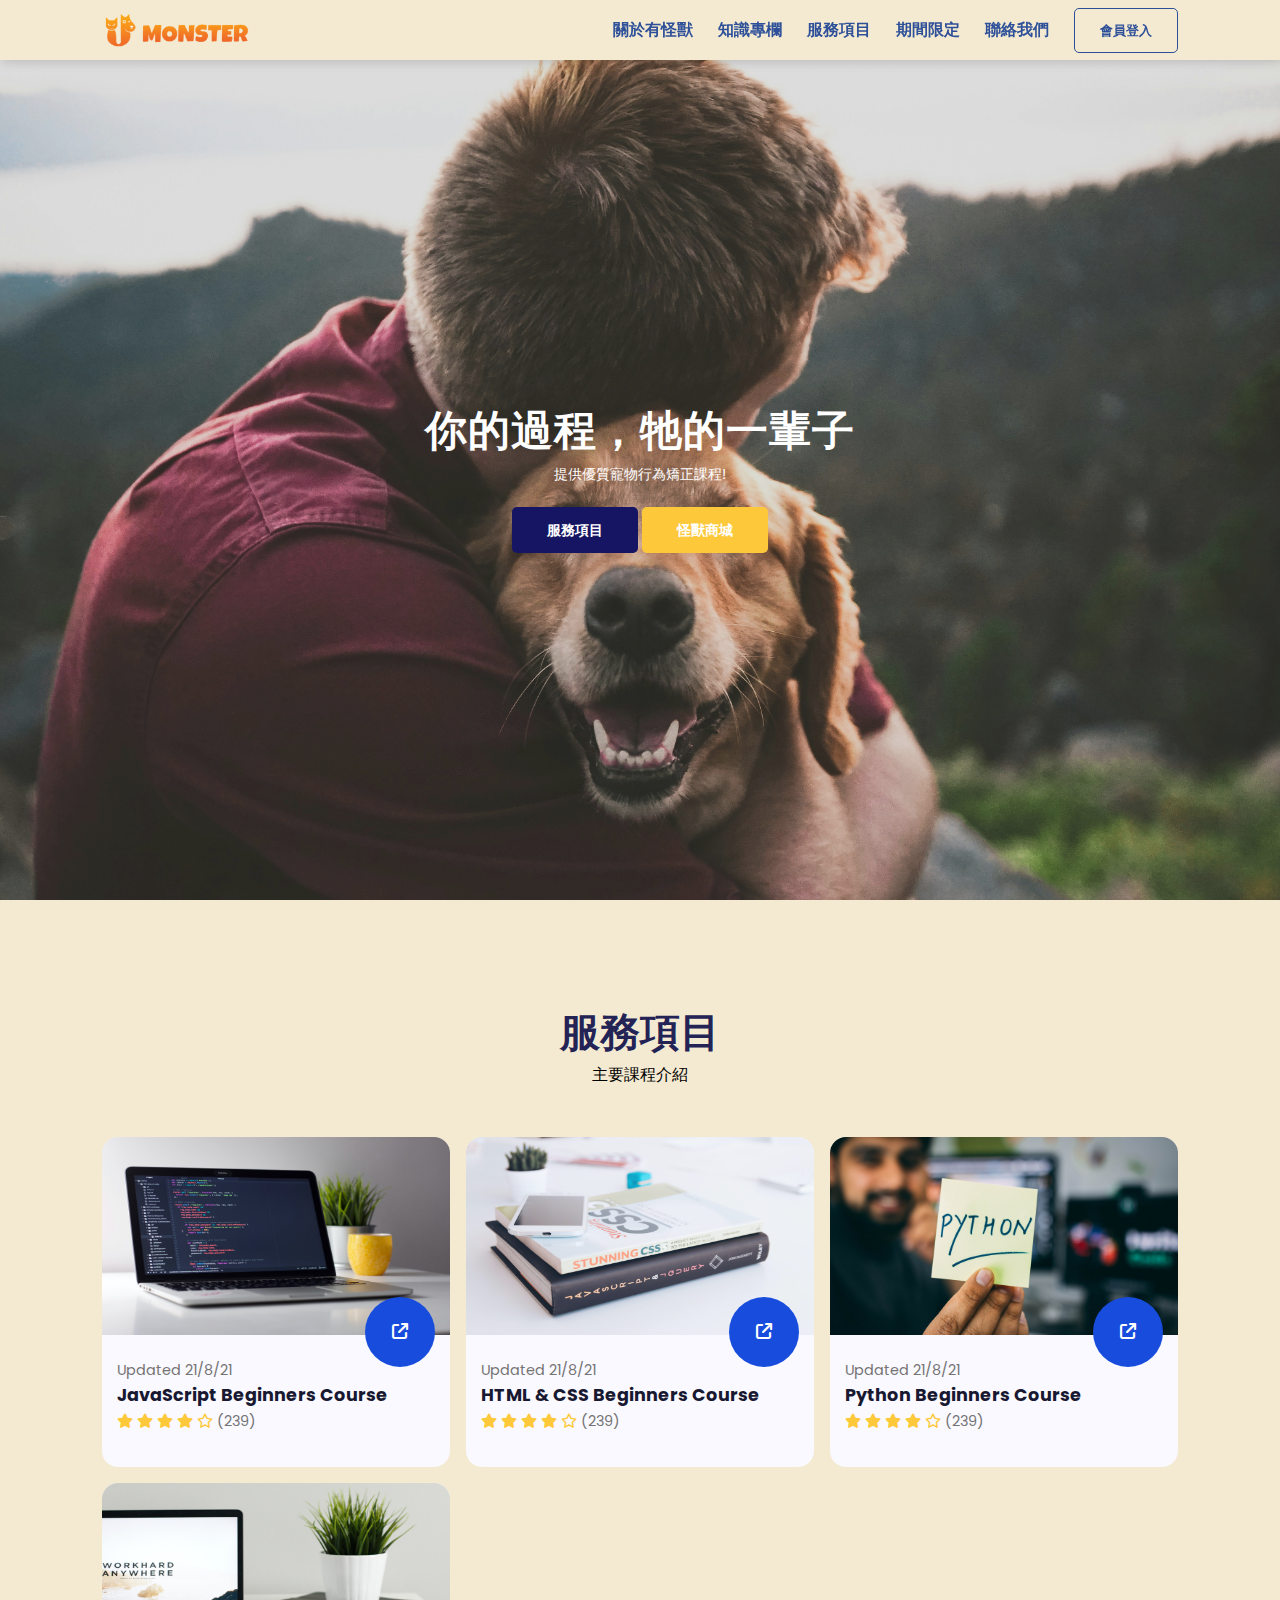
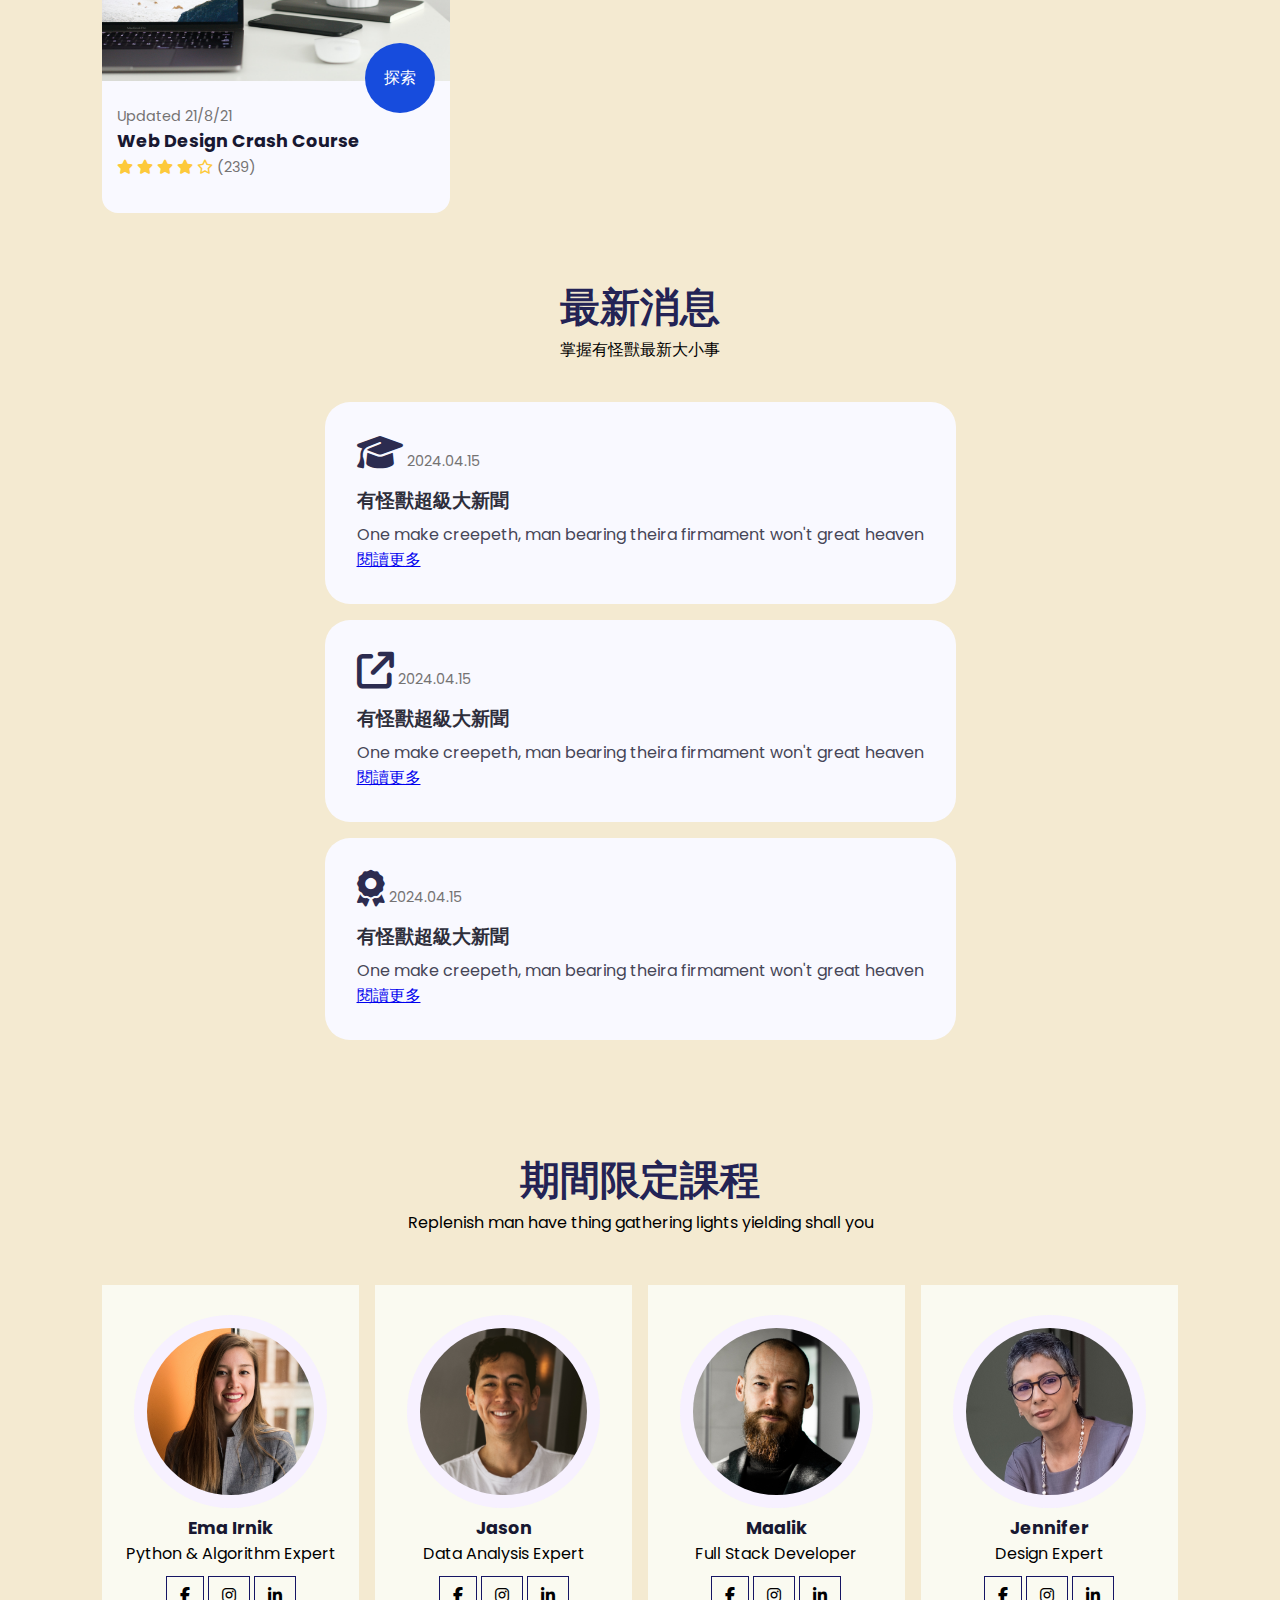
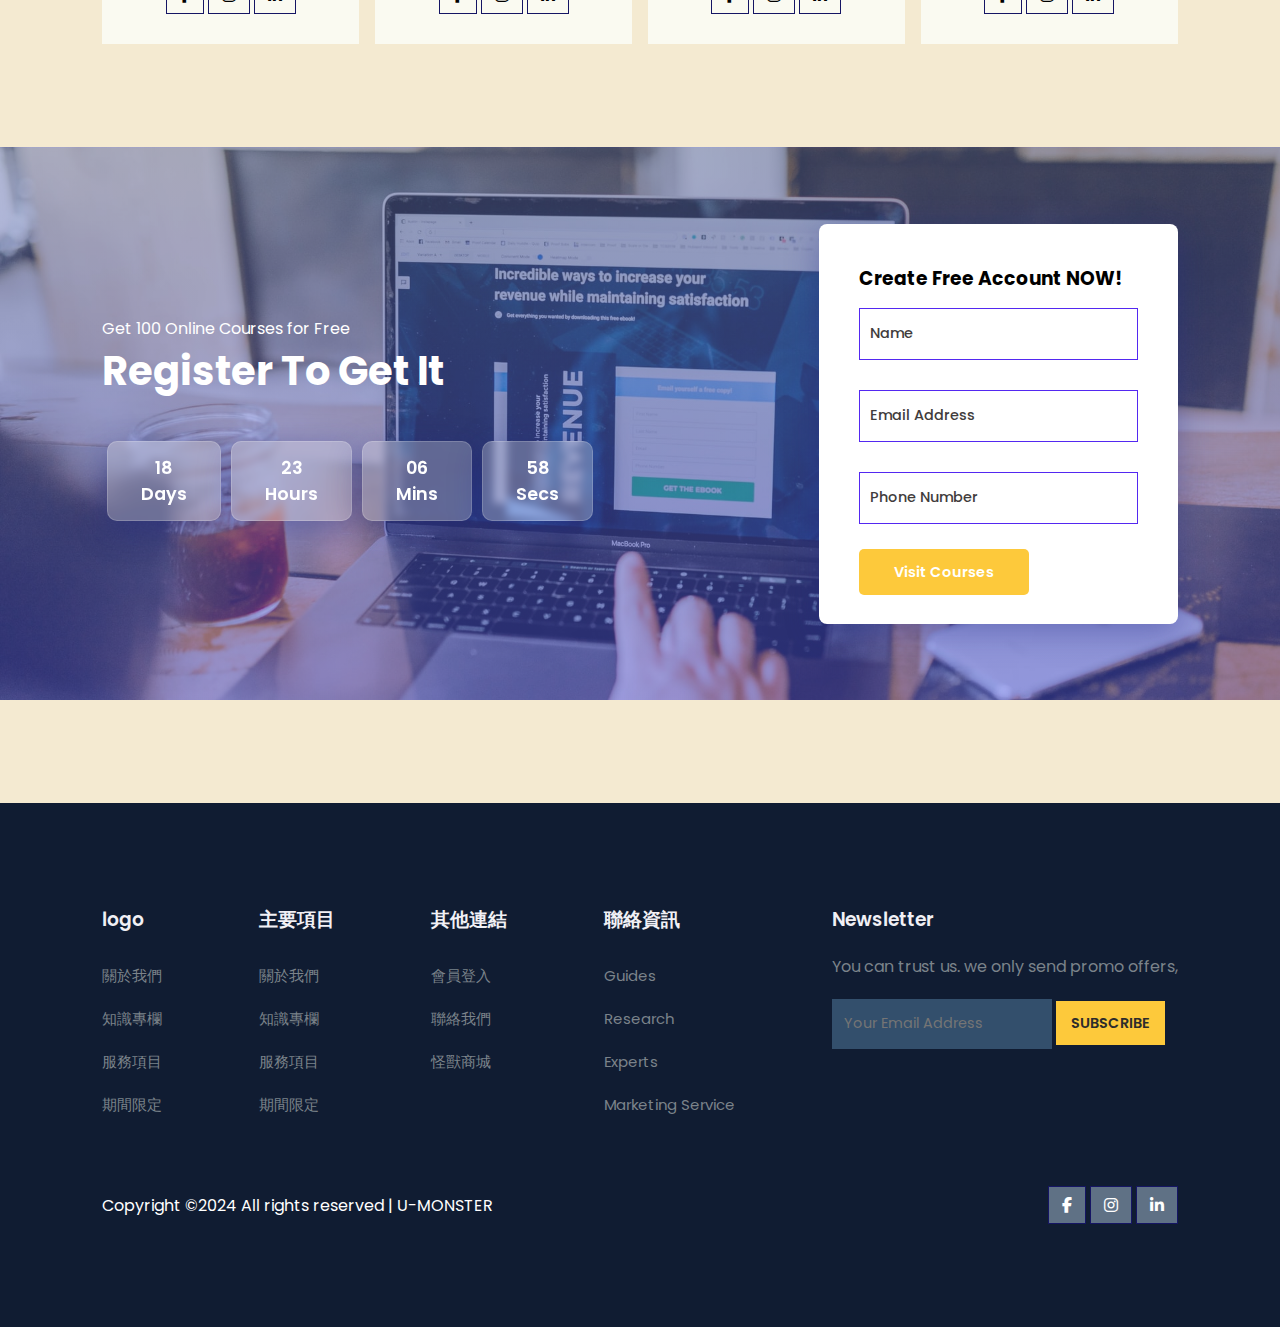
<file: index.html>
<!DOCTYPE html>
<html lang="en">

<head>
    <meta charset="UTF-8" />
    <meta http-equiv="X-UA-Compatible" content="IE=edge" />
    <meta name="viewport" content="width=device-width, initial-scale=1.0" />
    <title>U-MONSTER</title>
    <link rel="stylesheet" href="https://cdnjs.cloudflare.com/ajax/libs/font-awesome/6.5.1/css/all.min.css" />

    <link rel="stylesheet" href="style.css" />
    <script src="https://code.jquery.com/jquery-3.7.1.js" integrity="sha256-eKhayi8LEQwp4NKxN+CfCh+3qOVUtJn3QNZ0TciWLP4=" crossorigin="anonymous"></script>
</head>

<body>
    <nav>
        <img onclick="window.location.href='index.html'" src="images/logo_d.png" alt="" />
        <div class="navigation">
            <ul>
                <i id="menu-close" class="fas fa-times"></i>
                <li><a href="about.html">關於有怪獸</a></li>
                <li><a href="blog.html">知識專欄</a></li>
                <li><a href="course.html">服務項目</a></li>
                <li><a href="#">期間限定</a></li>
                <li><a href="contact.html">聯絡我們</a></li>
                <li class="dropdown">
                    <a href='/login/login.html' class="blue">會員登入</a>
                    <div class="dropdown-content">
                        <a href="#">選項 1</a>
                        <a href="#">選項 2</a>
                        <a href="#">選項 3</a>
                    </div>
                </li>
            </ul>
            <img id="menu-btn" src="images/menu.png" alt="" />
        </div>
    </nav>



    <section id="home">
        <h2>你的過程，牠的一輩子</h2>
        <p>提供優質寵物行為矯正課程!</p>
        <div class="btn">
            <a class="blue" href="#">服務項目</a>
            <a class="yellow" href="#">怪獸商城</a>
        </div>
    </section>

    <section id="course">
        <h1>服務項目</h1>
        <p>主要課程介紹</p>
        <div class="course-box">
            <div class="courses">
                <img src="images/c1.jpg" alt="" />
                <div class="details">
                    <span>Updated 21/8/21</span>
                    <h6>JavaScript Beginners Course</h6>
                    <div class="star">
                        <i class="fas fa-star"></i>
                        <i class="fas fa-star"></i>
                        <i class="fas fa-star"></i>
                        <i class="fas fa-star"></i>
                        <i class="far fa-star"></i>
                        <span>(239)</span>
                    </div>
                </div>
                <div class="cost"><i class="fa-solid fa-arrow-up-right-from-square"></i></div>
            </div>
            <div class="courses">
                <img src="images/c2.jpg" alt="" />
                <div class="details">
                    <span>Updated 21/8/21</span>
                    <h6>HTML & CSS Beginners Course</h6>
                    <div class="star">
                        <i class="fas fa-star"></i>
                        <i class="fas fa-star"></i>
                        <i class="fas fa-star"></i>
                        <i class="fas fa-star"></i>
                        <i class="far fa-star"></i>
                        <span>(239)</span>
                    </div>
                </div>
                <div class="cost"><i class="fa-solid fa-arrow-up-right-from-square"></i></div>
            </div>
            <div class="courses">
                <img src="images/c3.jpg" alt="" />
                <div class="details">
                    <span>Updated 21/8/21</span>
                    <h6>Python Beginners Course</h6>
                    <div class="star">
                        <i class="fas fa-star"></i>
                        <i class="fas fa-star"></i>
                        <i class="fas fa-star"></i>
                        <i class="fas fa-star"></i>
                        <i class="far fa-star"></i>
                        <span>(239)</span>
                    </div>
                </div>
                <div class="cost"><i class="fa-solid fa-arrow-up-right-from-square"></i></div>
            </div>
            <div class="courses">
                <img src="images/c4.jpg" alt="" />
                <div class="details">
                    <span>Updated 21/8/21</span>
                    <h6>Web Design Crash Course</h6>
                    <div class="star">
                        <i class="fas fa-star"></i>
                        <i class="fas fa-star"></i>
                        <i class="fas fa-star"></i>
                        <i class="fas fa-star"></i>
                        <i class="far fa-star"></i>
                        <span>(239)</span>
                    </div>
                </div>
                <div class="cost">探索</div>
            </div>
        </div>
    </section>

    <section id="features">
        <h1>最新消息</h1>
        <p>掌握有怪獸最新大小事</p>
        <div class="fea-base">
            <div class="fea-box">
                <i class="fas fa-graduation-cap"></i>
                <span>2024.04.15</span>
                <h3>有怪獸超級大新聞</h3>
                <p>One make creepeth, man bearing theira firmament won't great heaven</p>
                <a href="#">閱讀更多</a>
            </div>

            <div class="fea-box">
                <i class="fa-solid fa-arrow-up-right-from-square"></i>
                <span>2024.04.15</span>
                <h3>有怪獸超級大新聞</h3>
                <p>One make creepeth, man bearing theira firmament won't great heaven</p>
                <a href="#">閱讀更多</a>
            </div>

            <div class="fea-box">
                <i class="fas fa-award"></i>
                <span>2024.04.15</span>
                <h3>有怪獸超級大新聞</h3>
                <p>One make creepeth, man bearing theira firmament won't great heaven</p>
                <a href="#">閱讀更多</a>
            </div>
        </div>
    </section>

    <section id="experts">
        <h1>期間限定課程</h1>
        <p>Replenish man have thing gathering lights yielding shall you</p>
        <div class="expert-box">
            <div class="profile">
                <img src="images/pro1.webp" alt="" />
                <h6>Ema Irnik</h6>
                <p>Python & Algorithm Expert</p>
                <div class="pro-link">
                    <i class="fab fa-facebook-f"></i>
                    <i class="fab fa-instagram"></i>
                    <i class="fab fa-linkedin-in"></i>
                </div>
            </div>
            <div class="profile">
                <img src="images/pro2.webp" alt="" />
                <h6>Jason</h6>
                <p>Data Analysis Expert</p>
                <div class="pro-link">
                    <i class="fab fa-facebook-f"></i>
                    <i class="fab fa-instagram"></i>
                    <i class="fab fa-linkedin-in"></i>
                </div>
            </div>
            <div class="profile">
                <img src="images/pro3.webp" alt="" />
                <h6>Maalik</h6>
                <p>Full Stack Developer</p>
                <div class="pro-link">
                    <i class="fab fa-facebook-f"></i>
                    <i class="fab fa-instagram"></i>
                    <i class="fab fa-linkedin-in"></i>
                </div>
            </div>
            <div class="profile">
                <img src="images/pro4.webp" alt="" />
                <h6>Jennifer</h6>
                <p>Design Expert</p>
                <div class="pro-link">
                    <i class="fab fa-facebook-f"></i>
                    <i class="fab fa-instagram"></i>
                    <i class="fab fa-linkedin-in"></i>
                </div>
            </div>
        </div>
    </section>

    <section id="registration">
        <div class="reminder">
            <p>Get 100 Online Courses for Free</p>
            <h1>Register To Get It</h1>
            <div class="time">
                <div class="date">18<br />Days</div>
                <div class="date">23<br />Hours</div>
                <div class="date">06<br />Mins</div>
                <div class="date">58<br />Secs</div>
            </div>
        </div>
        <div class="form">
            <h3>Create Free Account NOW!</h3>
            <input type="text" name="" id="" placeholder="Name" />
            <input type="email" name="" id="" placeholder="Email Address" />
            <input type="text" name="" id="" placeholder="Phone Number" />
            <div class="btn">
                <a class="yellow" href="#">Visit Courses</a>
            </div>
        </div>
    </section>

    <footer>
        <div class="footer-col">
            <h3>logo</h3>
            <li>關於我們</li>
            <li>知識專欄</li>
            <li>服務項目</li>
            <li>期間限定</li>
        </div>
        <div class="footer-col">
            <h3>主要項目</h3>
            <li>關於我們</li>
            <li>知識專欄</li>
            <li>服務項目</li>
            <li>期間限定</li>
        </div>
        <div class="footer-col">
            <h3>其他連結</h3>
            <li>會員登入</li>
            <li>聯絡我們</li>
            <li>怪獸商城</li>
        </div>
        <div class="footer-col">
            <h3>聯絡資訊</h3>
            <li>Guides</li>
            <li>Research</li>
            <li>Experts</li>
            <li>Marketing Service</li>
        </div>
        <div class="footer-col">
            <h3>Newsletter</h3>
            <p>You can trust us. we only send promo offers,</p>
            <div class="subscribe">
                <input type="text" name="" placeholder="Your Email Address" id="" />
                <a class="yellow" href="#">SUBSCRIBE</a>
            </div>
        </div>
        <div class="copyright">
            <p>Copyright ©2024 All rights reserved | U-MONSTER</p>
            <div class="pro-link">
                <i class="fab fa-facebook-f"></i>
                <i class="fab fa-instagram"></i>
                <i class="fab fa-linkedin-in"></i>
            </div>
        </div>
    </footer>

    <script>
        $('#menu-btn').click(function() {
            $('nav .navigation ul').addClass('active');
        });
        $('#menu-close').click(function() {
            $('nav .navigation ul').removeClass('active');
        });
    </script>
    <script>
        $(document).ready(function() {
            $('.dropdown').click(function() {
                $(this).find('.dropdown-content').toggleClass('show');
            });

            $(window).click(function(event) {
                if (!event.target.matches('.dropdown')) {
                    $('.dropdown-content').removeClass('show');
                }
            });
        });
    </script>

    <script src="/js/script.js"></script>
</body>

</html>
</file>
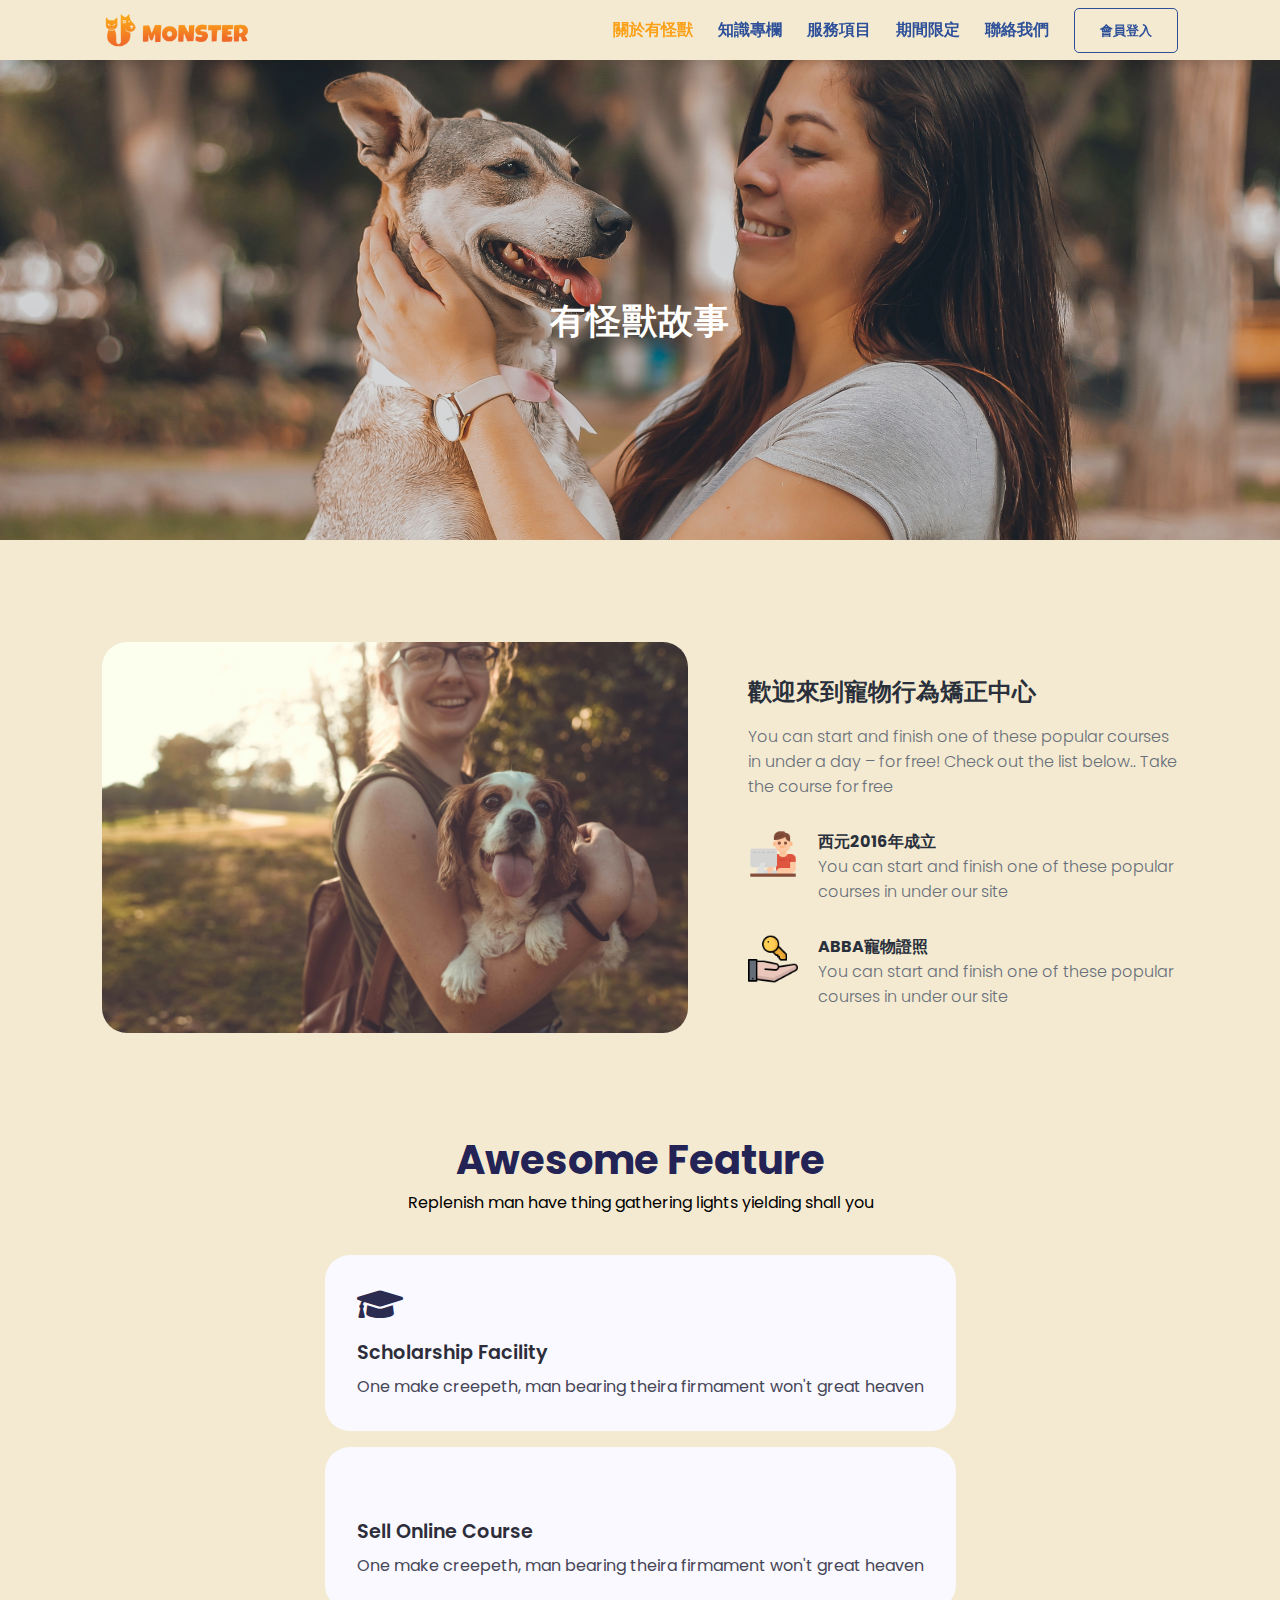
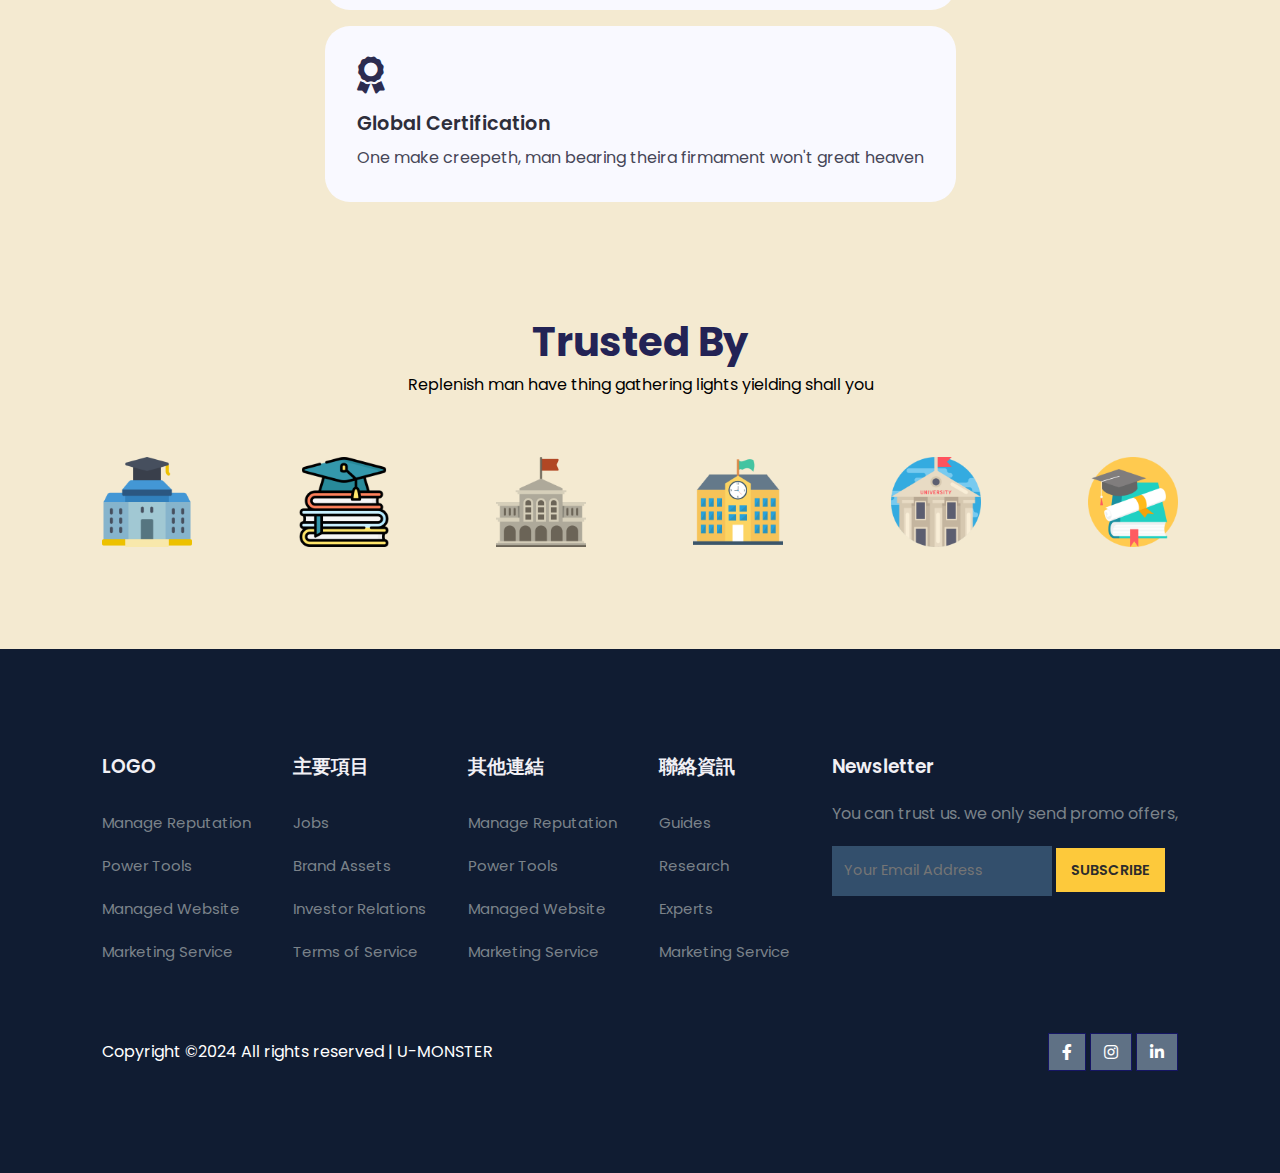
<file: about.html>
<!DOCTYPE html>
<html lang="en">

<head>
    <meta charset="UTF-8" />
    <meta http-equiv="X-UA-Compatible" content="IE=edge" />
    <meta name="viewport" content="width=device-width, initial-scale=1.0" />
    <title>Document</title>
    <link rel="stylesheet" href="https://pro.fontawesome.com/releases/v5.10.0/css/all.css" />

    <link rel="stylesheet" href="style.css" />
    <script src="https://code.jquery.com/jquery-3.6.0.min.js" integrity="sha256-/xUj+3OJU5yExlq6GSYGSHk7tPXikynS7ogEvDej/m4=" crossorigin="anonymous"></script>
</head>

<body>
    <nav>
        <img onclick="window.location.href='index.html'" src="images/logo_d.png" alt="" />
        <div class="navigation">
            <ul>
                <i id="menu-close" class="fas fa-times"></i>
                <li><a href="#" class="active">關於有怪獸</a></li>
                <li><a href="blog.html">知識專欄</a></li>
                <li><a href="course.html">服務項目</a></li>
                <li><a href="#">期間限定</a></li>
                <li><a href="contact.html">聯絡我們</a></li>
                <li><a class="blue" href="join.html">會員登入</a></li>
            </ul>
            <img id="menu-btn" src="images/menu.png" alt="" />
        </div>
    </nav>

    <section id="about-home">
        <h2>有怪獸故事</h2>
    </section>

    <section id="about-container">
        <div class="about-img">
            <img src="images/a_2.jpg" alt="" />
        </div>

        <div class="about-text">
            <h2>歡迎來到寵物行為矯正中心</h2>
            <p>You can start and finish one of these popular courses in under a day – for free! Check out the list below.. Take the course for free</p>

            <div class="about-fe">
                <img src="images/fe1.png" alt="" />
                <div class="fe-text">
                    <h5>西元2016年成立</h5>
                    <p>You can start and finish one of these popular courses in under our site</p>
                </div>
            </div>
            <div class="about-fe">
                <img src="images/fe2.png" alt="" />
                <div class="fe-text">
                    <h5>ABBA寵物證照</h5>
                    <p>You can start and finish one of these popular courses in under our site</p>
                </div>
            </div>
        </div>
    </section>

    <section id="features">
        <h1>Awesome Feature</h1>
        <p>Replenish man have thing gathering lights yielding shall you</p>
        <div class="fea-base">
            <div class="fea-box">
                <i class="fas fa-graduation-cap"></i>
                <h3>Scholarship Facility</h3>
                <p>One make creepeth, man bearing theira firmament won't great heaven</p>
            </div>

            <div class="fea-box">
                <i class="fas fa-file-certificate"></i>
                <h3>Sell Online Course</h3>
                <p>One make creepeth, man bearing theira firmament won't great heaven</p>
            </div>

            <div class="fea-box">
                <i class="fas fa-award"></i>
                <h3>Global Certification</h3>
                <p>One make creepeth, man bearing theira firmament won't great heaven</p>
            </div>
        </div>
    </section>

    <section id="trust">
        <h1>Trusted By</h1>
        <p>Replenish man have thing gathering lights yielding shall you</p>
        <div class="trust-images">
            <img src="images/trust (1).png" alt="" />
            <img src="images/trust (2).png" alt="" />
            <img src="images/trust (3).png" alt="" />
            <img src="images/trust (4).png" alt="" />
            <img src="images/trust (5).png" alt="" />
            <img src="images/trust (6).png" alt="" />
        </div>
    </section>

    <footer>
        <div class="footer-col">
            <h3>LOGO</h3>
            <li>Manage Reputation</li>
            <li>Power Tools</li>
            <li>Managed Website</li>
            <li>Marketing Service</li>
        </div>
        <div class="footer-col">
            <h3>主要項目</h3>
            <li>Jobs</li>
            <li>Brand Assets</li>
            <li>Investor Relations</li>
            <li>Terms of Service</li>
        </div>
        <div class="footer-col">
            <h3>其他連結</h3>
            <li>Manage Reputation</li>
            <li>Power Tools</li>
            <li>Managed Website</li>
            <li>Marketing Service</li>
        </div>
        <div class="footer-col">
            <h3>聯絡資訊</h3>
            <li>Guides</li>
            <li>Research</li>
            <li>Experts</li>
            <li>Marketing Service</li>
        </div>
        <div class="footer-col">
            <h3>Newsletter</h3>
            <p>You can trust us. we only send promo offers,</p>
            <div class="subscribe">
                <input type="text" name="" placeholder="Your Email Address" id="" />
                <a class="yellow" href="#">SUBSCRIBE</a>
            </div>
        </div>
        <div class="copyright">
            <p>Copyright ©2024 All rights reserved | U-MONSTER</p>
            <div class="pro-link">
                <i class="fab fa-facebook-f"></i>
                <i class="fab fa-instagram"></i>
                <i class="fab fa-linkedin-in"></i>
            </div>
        </div>
    </footer>

    <script>
        $('#menu-btn').click(function() {
            $('nav .navigation ul').addClass('active');
        });
        $('#menu-close').click(function() {
            $('nav .navigation ul').removeClass('active');
        });
    </script>
</body>

</html>
</file>
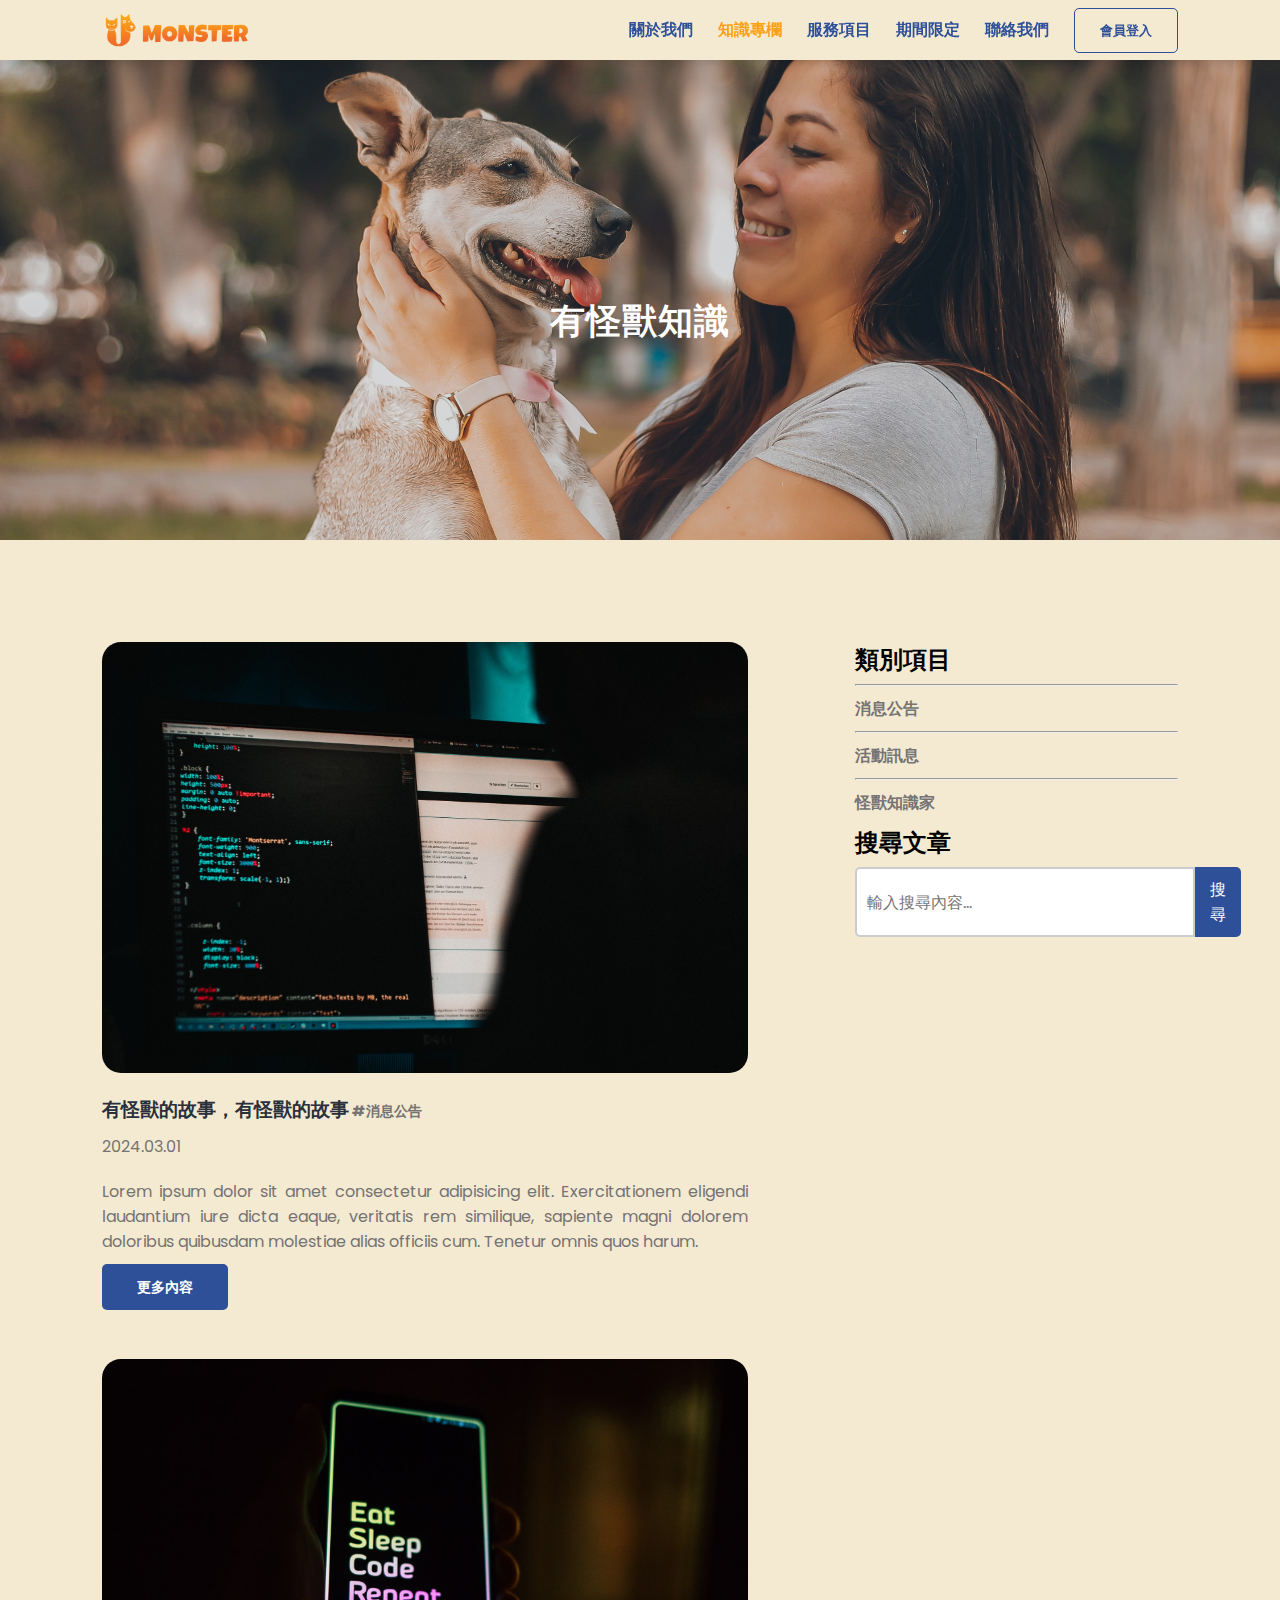
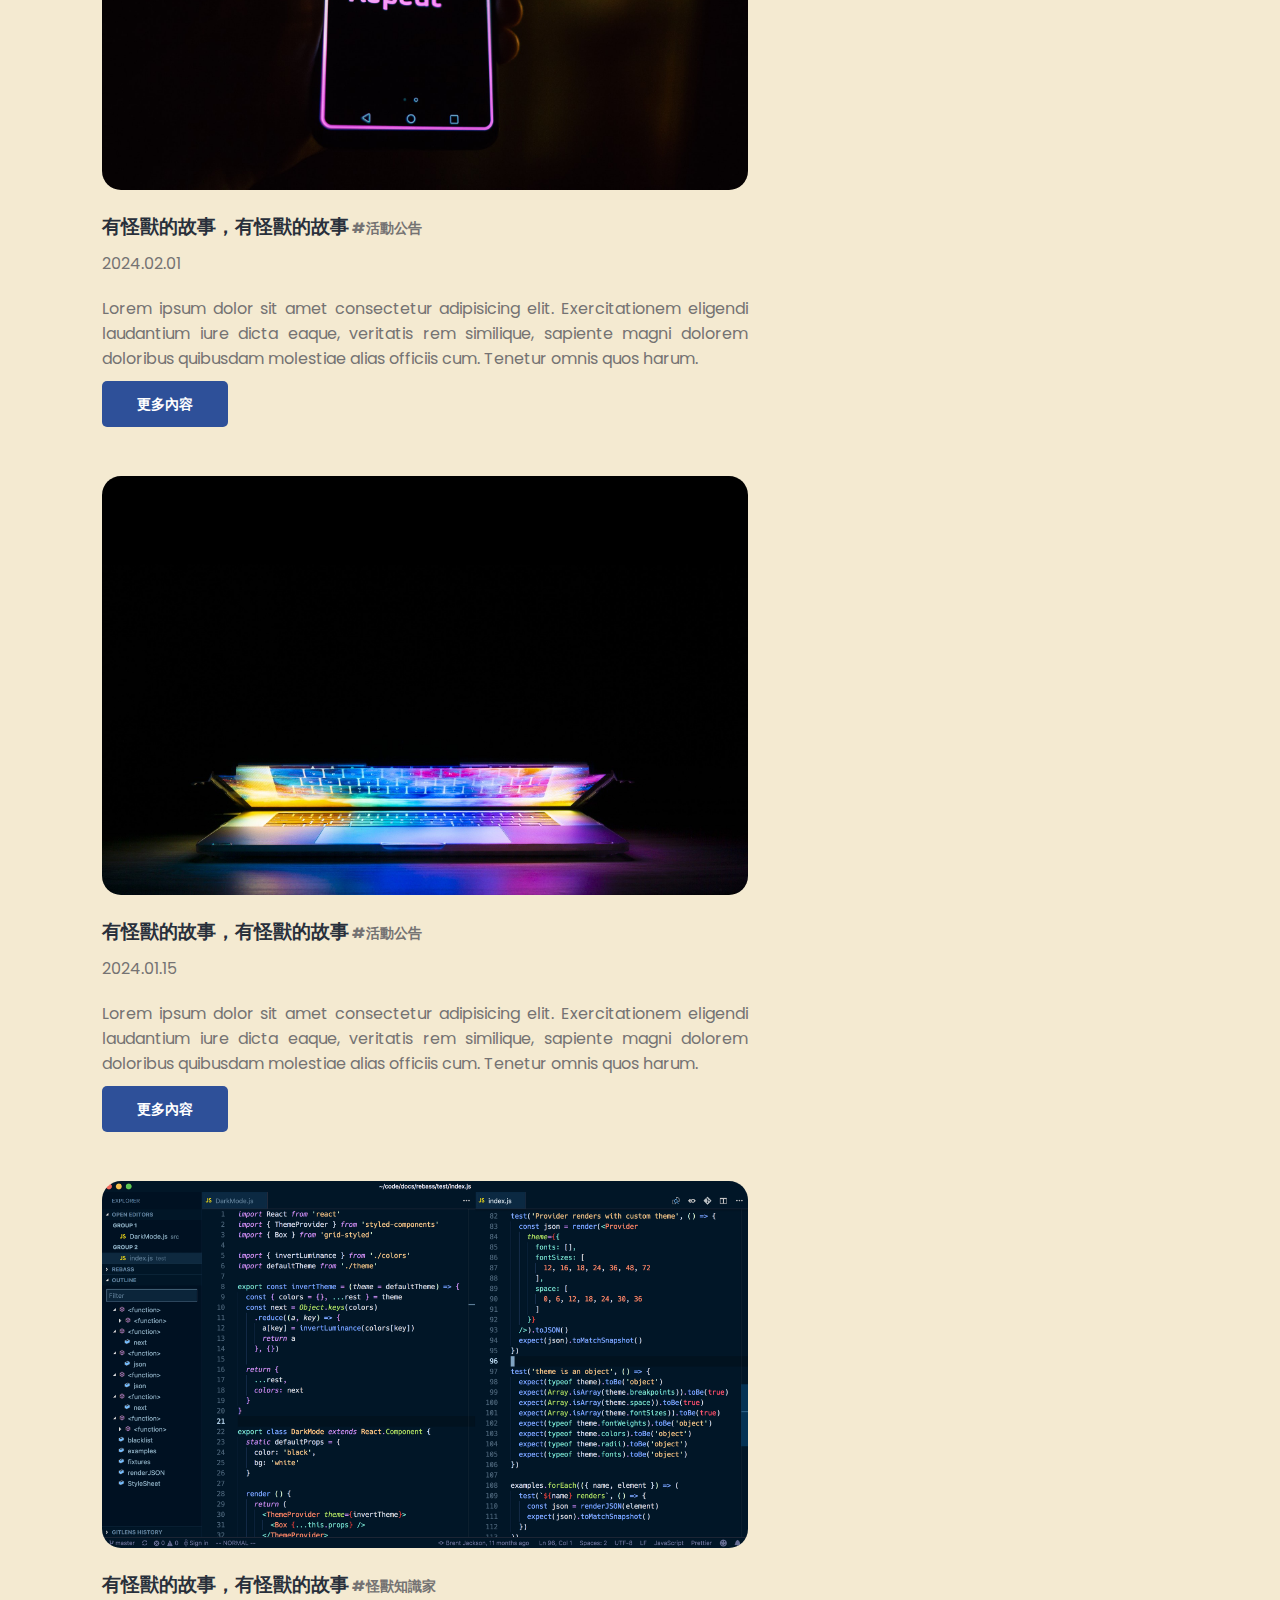
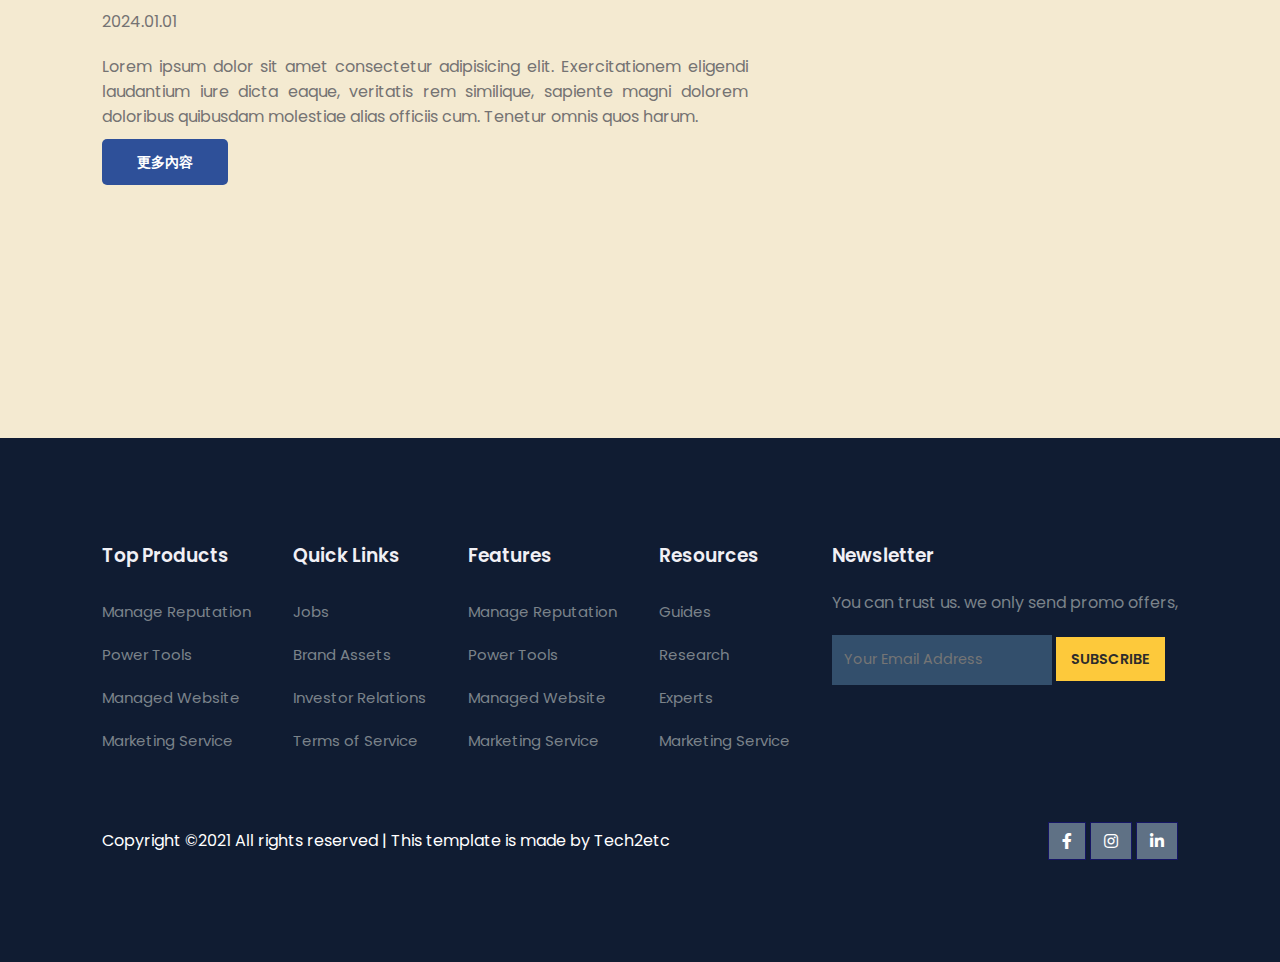
<file: blog.html>
<!DOCTYPE html>
<html lang="en">

<head>
    <meta charset="UTF-8" />
    <meta http-equiv="X-UA-Compatible" content="IE=edge" />
    <meta name="viewport" content="width=device-width, initial-scale=1.0" />
    <title>Document</title>
    <link rel="stylesheet" href="https://pro.fontawesome.com/releases/v5.10.0/css/all.css" />

    <link rel="stylesheet" href="style.css" />
    <script src="https://code.jquery.com/jquery-3.6.0.min.js" integrity="sha256-/xUj+3OJU5yExlq6GSYGSHk7tPXikynS7ogEvDej/m4=" crossorigin="anonymous"></script>
</head>

<body>
    <nav>
        <img onclick="window.location.href='index.html'" src="images/logo_d.png" alt="" />
        <div class="navigation">
            <ul>
                <i id="menu-close" class="fas fa-times"></i>
                <li><a href="about.html">關於我們</a></li>
                <li><a href="blog.html" class="active">知識專欄</a></li>
                <li><a href="course.html">服務項目</a></li>
                <li><a href="#">期間限定</a></li>
                <li><a href="contact.html">聯絡我們</a></li>
                <li><a class="blue" href="join.html">會員登入</a></li>
            </ul>
            <img id="menu-btn" src="images/menu.png" alt="" />
        </div>
    </nav>

    <section id="about-home">
        <h2>有怪獸知識</h2>
    </section>

    <section id="blog-container">
        <div class="blogs">
            <div class="post">
                <img src="images/b1.jpg" alt="" />
                <h3>有怪獸的故事，有怪獸的故事<span> #消息公告</span></h3>
                <p>2024.03.01</p>
                <p>Lorem ipsum dolor sit amet consectetur adipisicing elit. Exercitationem eligendi laudantium iure dicta eaque, veritatis rem similique, sapiente magni dolorem doloribus quibusdam molestiae alias officiis cum. Tenetur omnis quos harum.</p>
                <a class="blue" href="post.html">更多內容</a>
            </div>
            <div class="post">
                <img src="images/b2.jpg" alt="" />
                <h3>有怪獸的故事，有怪獸的故事<span> #活動公告</span></h3>
                <p>2024.02.01</p>
                <p>Lorem ipsum dolor sit amet consectetur adipisicing elit. Exercitationem eligendi laudantium iure dicta eaque, veritatis rem similique, sapiente magni dolorem doloribus quibusdam molestiae alias officiis cum. Tenetur omnis quos harum.</p>
                <a class="blue" href="#">更多內容</a>
            </div>
            <div class="post">
                <img src="images/b3.jpg" alt="" />
                <h3>有怪獸的故事，有怪獸的故事<span> #活動公告</span></h3>
                <p>2024.01.15</p>
                <p>Lorem ipsum dolor sit amet consectetur adipisicing elit. Exercitationem eligendi laudantium iure dicta eaque, veritatis rem similique, sapiente magni dolorem doloribus quibusdam molestiae alias officiis cum. Tenetur omnis quos harum.</p>
                <a class="blue" href="#">更多內容</a>
            </div>
            <div class="post">
                <img src="images/b4.png" alt="" />
                <h3>有怪獸的故事，有怪獸的故事<span> #怪獸知識家</span></h3>
                <p>2024.01.01</p>
                <p>Lorem ipsum dolor sit amet consectetur adipisicing elit. Exercitationem eligendi laudantium iure dicta eaque, veritatis rem similique, sapiente magni dolorem doloribus quibusdam molestiae alias officiis cum. Tenetur omnis quos harum.</p>
                <a class="blue" href="#">更多內容</a>
            </div>
        </div>

        <div class="cate">
            <h2>類別項目</h2>
            <hr />
            <a href="#">
                <p>消息公告</p>
            </a>
            <hr />
            <a href="#">
                <p>活動訊息</p>
            </a>
            <hr />
            <a href="#">
                <p>怪獸知識家</p>
            </a>
            <h2>搜尋文章</h2>
            <div class="search-box">
                <input type="text" placeholder="輸入搜尋內容..." />
                <button type="submit">搜尋</button>
            </div>
        </div>
    </section>

    <footer>
        <div class="footer-col">
            <h3>Top Products</h3>
            <li>Manage Reputation</li>
            <li>Power Tools</li>
            <li>Managed Website</li>
            <li>Marketing Service</li>
        </div>
        <div class="footer-col">
            <h3>Quick Links</h3>
            <li>Jobs</li>
            <li>Brand Assets</li>
            <li>Investor Relations</li>
            <li>Terms of Service</li>
        </div>
        <div class="footer-col">
            <h3>Features</h3>
            <li>Manage Reputation</li>
            <li>Power Tools</li>
            <li>Managed Website</li>
            <li>Marketing Service</li>
        </div>
        <div class="footer-col">
            <h3>Resources</h3>
            <li>Guides</li>
            <li>Research</li>
            <li>Experts</li>
            <li>Marketing Service</li>
        </div>
        <div class="footer-col">
            <h3>Newsletter</h3>
            <p>You can trust us. we only send promo offers,</p>
            <div class="subscribe">
                <input type="text" name="" placeholder="Your Email Address" id="" />
                <a class="yellow" href="#">SUBSCRIBE</a>
            </div>
        </div>
        <div class="copyright">
            <p>Copyright ©2021 All rights reserved | This template is made by Tech2etc</p>
            <div class="pro-link">
                <i class="fab fa-facebook-f"></i>
                <i class="fab fa-instagram"></i>
                <i class="fab fa-linkedin-in"></i>
            </div>
        </div>
    </footer>

    <script>
        $('#menu-btn').click(function() {
            $('nav .navigation ul').addClass('active');
        });
        $('#menu-close').click(function() {
            $('nav .navigation ul').removeClass('active');
        });
    </script>
</body>

</html>
</file>
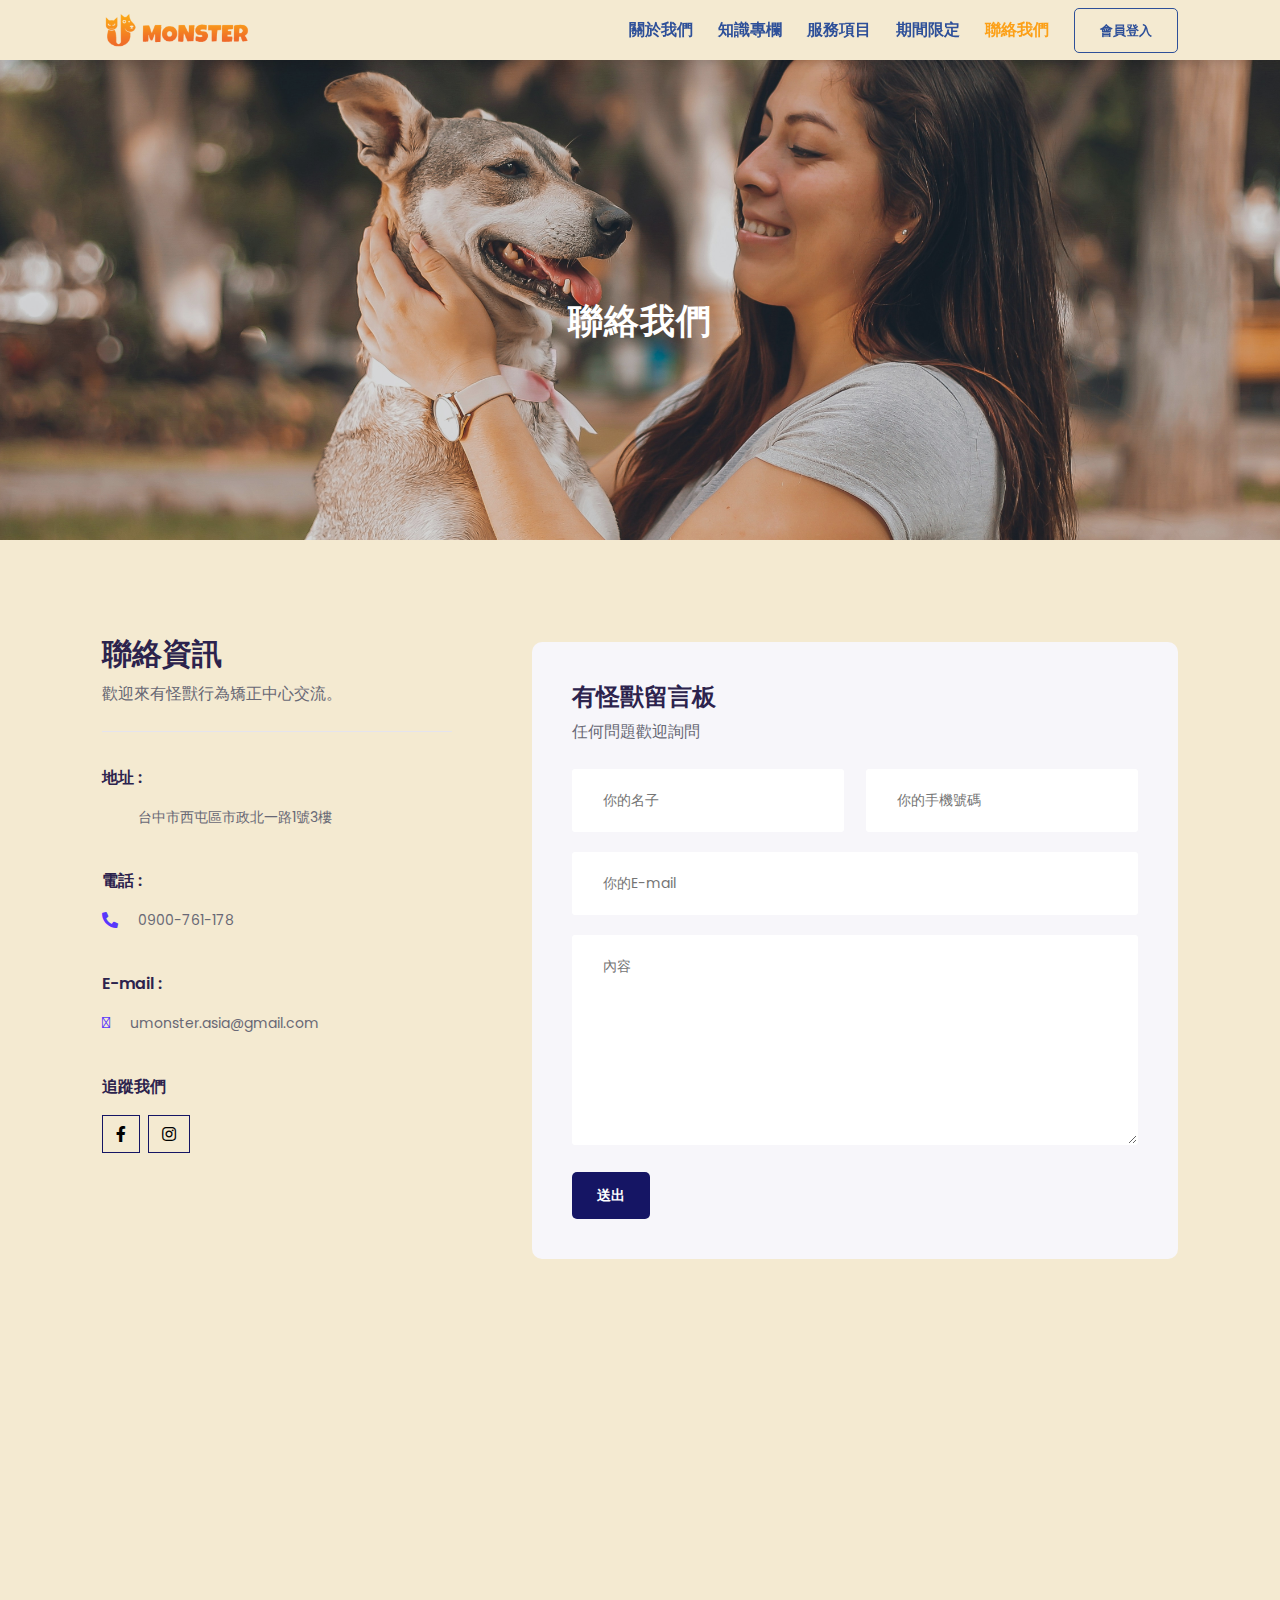
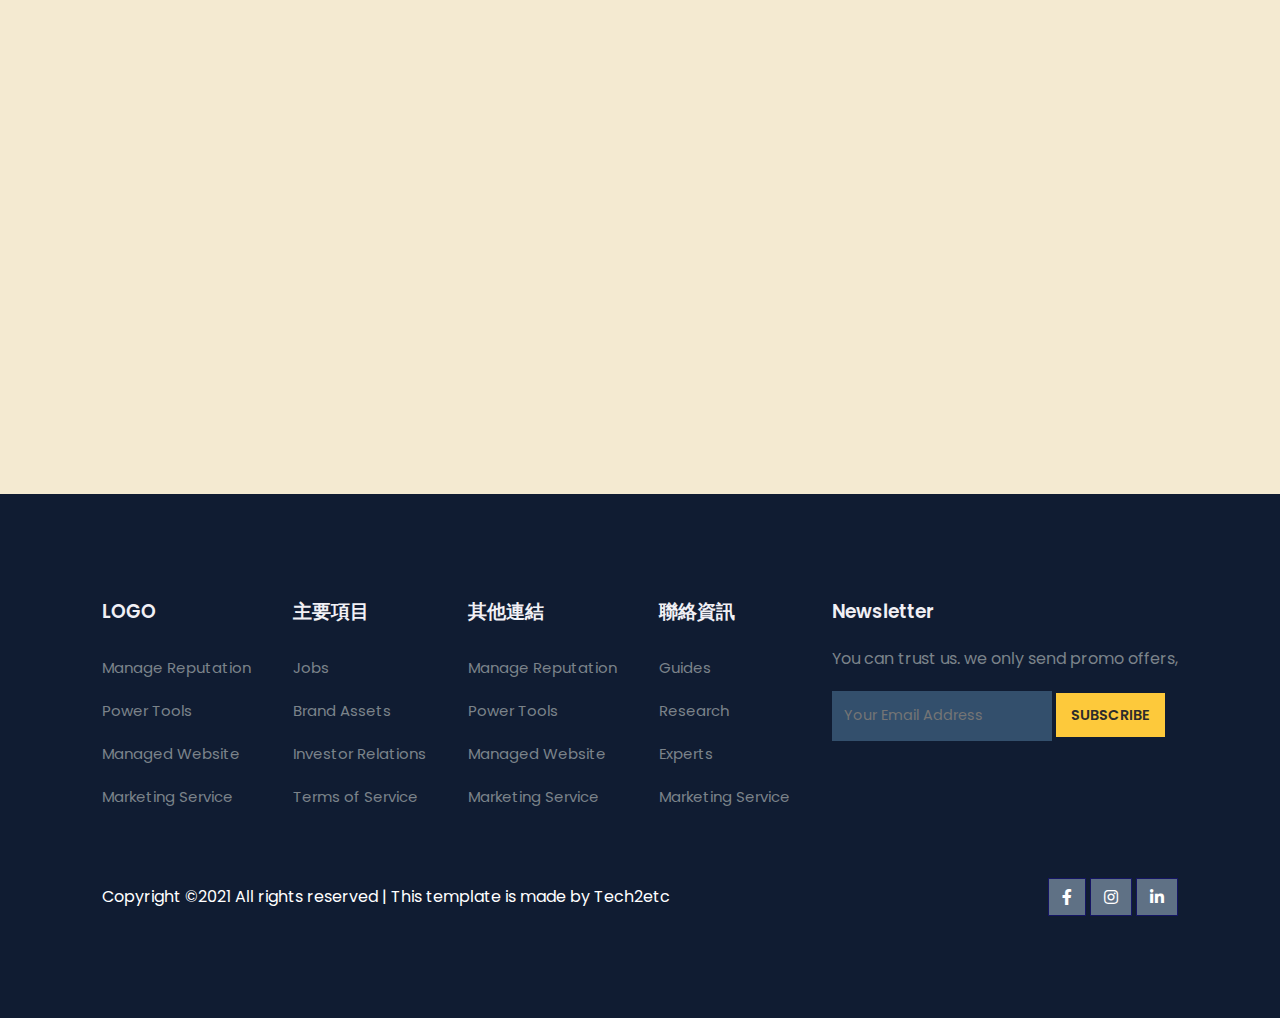
<file: contact.html>
<!DOCTYPE html>
<html lang="en">

<head>
    <meta charset="UTF-8">
    <meta http-equiv="X-UA-Compatible" content="IE=edge">
    <meta name="viewport" content="width=device-width, initial-scale=1.0">
    <title>TechEduca</title>
    <link rel="stylesheet" href="https://pro.fontawesome.com/releases/v5.10.0/css/all.css" />

    <link rel="stylesheet" href="style.css">
    <script src="https://code.jquery.com/jquery-3.6.0.min.js" integrity="sha256-/xUj+3OJU5yExlq6GSYGSHk7tPXikynS7ogEvDej/m4=" crossorigin="anonymous"></script>
</head>

<body>

    <nav>
        <img onclick="window.location.href='index.html'" src="images/logo_d.png" alt="">
        <div class="navigation">
            <ul>
                <i id="menu-close" class="fas fa-times"></i>
                <li><a href="about.html">關於我們</a></li>
                <li><a href="blog.html">知識專欄</a></li>
                <li><a href="course.html">服務項目</a></li>
                <li><a href="#">期間限定</a></li>
                <li><a class="active" href="contact.html">聯絡我們</a></li>
                <li><a class="blue" href="join.html">會員登入</a></li>
            </ul>
            <img id="menu-btn" src="images/menu.png" alt="">
        </div>
    </nav>

    <section id="about-home">
        <h2>聯絡我們</h2>
    </section>

    <section id="contact">
        <div class="getin">
            <h2>聯絡資訊</h2>
            <p>歡迎來有怪獸行為矯正中心交流。</p>

            <div class="getin-details">
                <h3>地址 :</h3>
                <div>
                    <i class="far fa-home get"></i>
                    <p>台中市⻄屯區市政北一路1號3樓</p>
                </div>
                <h3>電話 :</h3>
                <div>
                    <i class="fas fa-phone-alt get"></i>
                    <p>0900-761-178</p>
                </div>
                <h3>E-mail :</h3>
                <div>
                    <i class="fal fa-envelope-open-text get"></i>
                    <p>umonster.asia@gmail.com
                    </p>
                </div>
                <h3>追蹤我們</h3>
                <div class="pro-link">
                    <i class="fab fa-facebook-f"></i>
                    <i class="fab fa-instagram"></i>
                </div>
            </div>
        </div>

        <div class="form">
            <h4>有怪獸留言板</h4>
            <p>任何問題歡迎詢問</p>
            <div class="form-row">
                <input type="text" placeholder="你的名子" name="" id="">
                <input type="text" placeholder="你的手機號碼" name="" id="">
            </div>
            <div class="form-col">
                <input type="text" placeholder="你的E-mail" name="" id="">
            </div>
            <div class="form-col">
                <textarea name="" id="" cols="30" rows="8" placeholder="內容"></textarea>
            </div>
            <div class="form-col">
                <button>送出</button>
            </div>
        </div>
    </section>

    <section id="map">
        <iframe src="https://www.google.com/maps/embed?pb=!1m16!1m12!1m3!1d3640.4241887694366!2d120.64390997534855!3d24.156851878395248!2m3!1f0!2f0!3f0!3m2!1i1024!2i768!4f13.1!2m1!1z5Y-w5Lit5biC4ruE5bGv5Y2A5biC5pS_5YyX5LiA6LevMeiZnzPmqJM!5e0!3m2!1szh-TW!2stw!4v1710909696878!5m2!1szh-TW!2stw"
            width="600" height="450" style="border:0;" allowfullscreen="" loading="lazy" referrerpolicy="no-referrer-when-downgrade"></iframe></iframe>
    </section>

    <footer>
        <div class="footer-col">
            <h3>LOGO</h3>
            <li>Manage Reputation</li>
            <li>Power Tools</li>
            <li>Managed Website</li>
            <li>Marketing Service</li>
        </div>
        <div class="footer-col">
            <h3>主要項目</h3>
            <li>Jobs</li>
            <li>Brand Assets</li>
            <li>Investor Relations</li>
            <li>Terms of Service</li>
        </div>
        <div class="footer-col">
            <h3>其他連結</h3>
            <li>Manage Reputation</li>
            <li>Power Tools</li>
            <li>Managed Website</li>
            <li>Marketing Service</li>
        </div>
        <div class="footer-col">
            <h3>聯絡資訊</h3>
            <li>Guides</li>
            <li>Research</li>
            <li>Experts</li>
            <li>Marketing Service</li>
        </div>
        <div class="footer-col">
            <h3>Newsletter</h3>
            <p>You can trust us. we only send promo offers,</p>
            <div class="subscribe">
                <input type="text" name="" placeholder="Your Email Address" id="">
                <a class="yellow" href="#">SUBSCRIBE</a>
            </div>
        </div>
        <div class="copyright">
            <p>Copyright ©2021 All rights reserved | This template is made by Tech2etc</p>
            <div class="pro-link">
                <i class="fab fa-facebook-f"></i>
                <i class="fab fa-instagram"></i>
                <i class="fab fa-linkedin-in"></i>
            </div>
        </div>
    </footer>

    <script>
        $("#menu-btn").click(function() {
            $("nav .navigation ul").addClass("active");
        });
        $("#menu-close").click(function() {
            $("nav .navigation ul").removeClass("active");
        });
    </script>

</body>

</html>
</file>
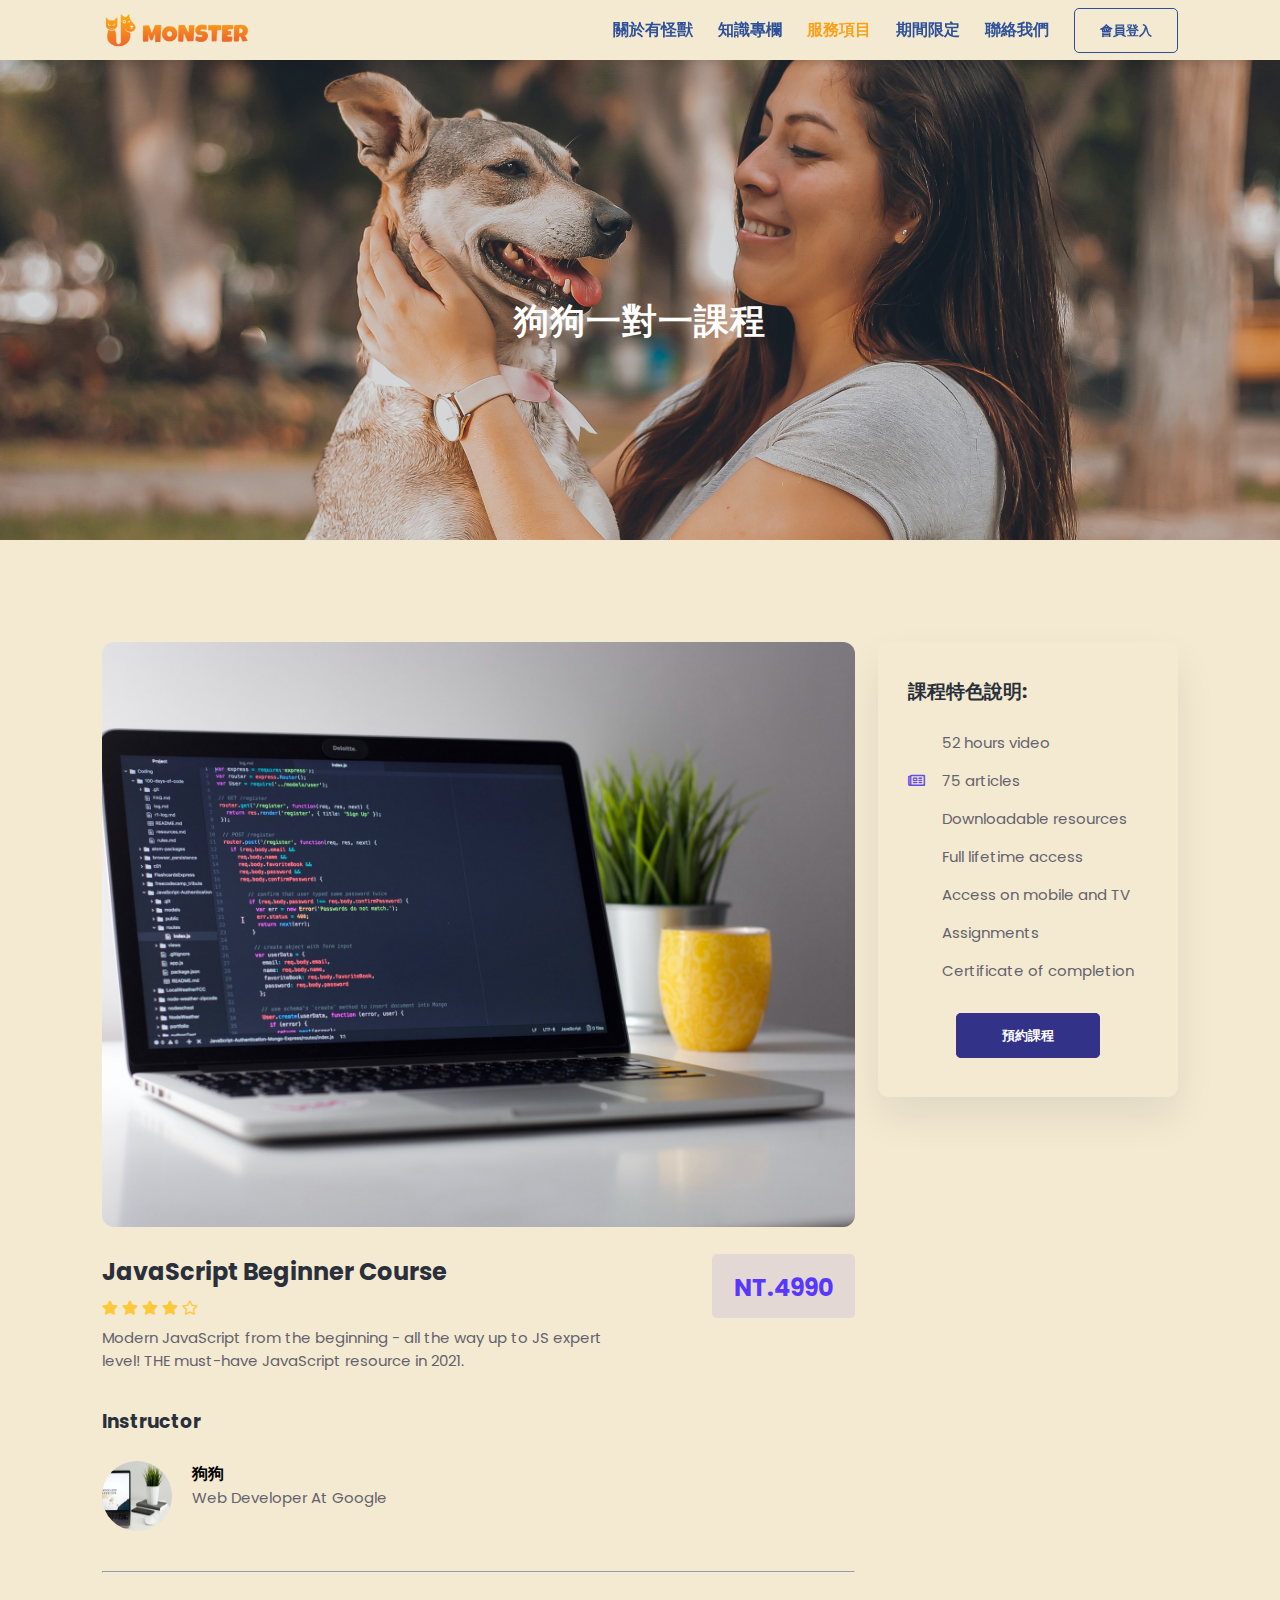
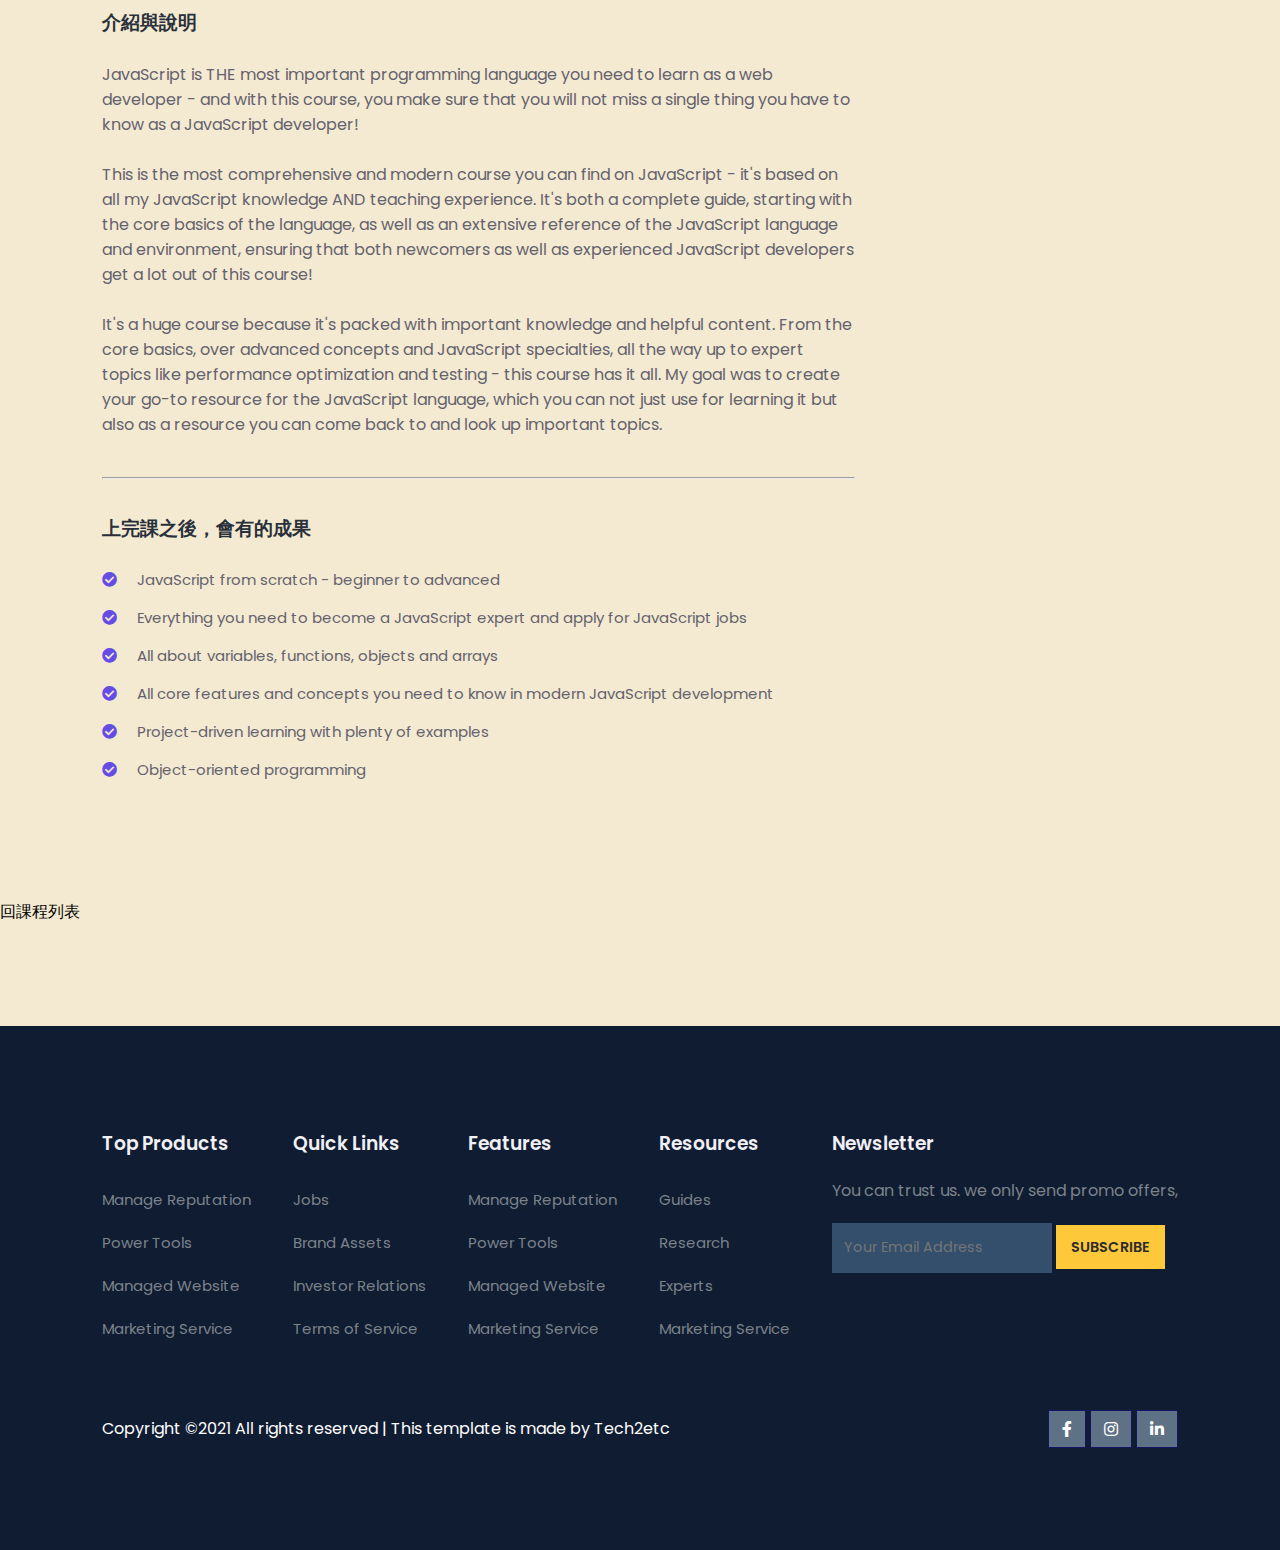
<file: course-inner.html>
<!DOCTYPE html>
<html lang="en">
  <head>
    <meta charset="UTF-8" />
    <meta http-equiv="X-UA-Compatible" content="IE=edge" />
    <meta name="viewport" content="width=device-width, initial-scale=1.0" />
    <title>Document</title>
    <link rel="stylesheet" href="https://pro.fontawesome.com/releases/v5.10.0/css/all.css" />

    <link rel="stylesheet" href="style.css" />
    <script src="https://code.jquery.com/jquery-3.6.0.min.js" integrity="sha256-/xUj+3OJU5yExlq6GSYGSHk7tPXikynS7ogEvDej/m4=" crossorigin="anonymous"></script>
  </head>

  <body>
    <nav>
      <img onclick="window.location.href='index.html'" src="images/logo_d.png" alt="" />
      <div class="navigation">
        <ul>
          <i id="menu-close" class="fas fa-times"></i>
          <li><a href="about.html">關於有怪獸</a></li>
          <li><a href="blog.html">知識專欄</a></li>
          <li><a class="active" href="course.html">服務項目</a></li>
          <li><a href="#">期間限定</a></li>
          <li><a href="contact.html">聯絡我們</a></li>
          <li><a class="blue" href="join.html">會員登入</a></li>
        </ul>
        <img id="menu-btn" src="images/menu.png" alt="" />
      </div>
    </nav>

    <section id="about-home">
      <h2>狗狗一對一課程</h2>
    </section>

    <section id="course-inner">
      <div class="overview">
        <img class="course-img" src="images/c1.jpg" alt="" />
        <div class="course-head">
          <div class="c-name">
            <h2>JavaScript Beginner Course</h2>
            <div class="star">
              <i class="fas fa-star"></i>
              <i class="fas fa-star"></i>
              <i class="fas fa-star"></i>
              <i class="fas fa-star"></i>
              <i class="far fa-star"></i>
            </div>
            <p>Modern JavaScript from the beginning - all the way up to JS expert level! THE must-have JavaScript resource in 2021.</p>
          </div>
          <span>NT.4990</span>
        </div>
        <h3>Instructor</h3>
        <div class="tutor">
          <img src="images/c4.jpg" alt="" />
          <div class="tutor-det">
            <h5>狗狗</h5>
            <p>Web Developer At Google</p>
          </div>
        </div>
        <hr />
        <h3>介紹與說明</h3>
        <p>
          JavaScript is THE most important programming language you need to learn as a web developer - and with this course, you make sure that you will not miss a single thing you have to know as a JavaScript developer! <br /><br />
          This is the most comprehensive and modern course you can find on JavaScript - it's based on all my JavaScript knowledge AND teaching experience. It's both a complete guide, starting with the core basics of the language, as well as an extensive reference of the JavaScript language and environment, ensuring that both newcomers as well as experienced JavaScript developers get a lot out of this course!<br /><br />
          It's a huge course because it's packed with important knowledge and helpful content. From the core basics, over advanced concepts and JavaScript specialties, all the way up to expert topics like performance optimization and testing - this course has it all. My goal was to create your go-to resource for the JavaScript language, which you can not just use for learning it but also as a resource you can come back to and look up important topics.
        </p>
        <hr />
        <h3>上完課之後，會有的成果</h3>
        <div class="learn">
          <p><i class="far fa-check-circle"></i>JavaScript from scratch - beginner to advanced</p>
          <p><i class="far fa-check-circle"></i>Everything you need to become a JavaScript expert and apply for JavaScript jobs</p>
          <p><i class="far fa-check-circle"></i>All about variables, functions, objects and arrays</p>
          <p><i class="far fa-check-circle"></i>All core features and concepts you need to know in modern JavaScript development</p>
          <p><i class="far fa-check-circle"></i>Project-driven learning with plenty of examples</p>
          <p><i class="far fa-check-circle"></i>Object-oriented programming</p>
        </div>
      </div>

      <div class="enroll">
        <h3>課程特色說明:</h3>
        <p><i class="far fa-video"></i>52 hours video</p>
        <p><i class="far fa-newspaper"></i>75 articles</p>
        <p><i class="far fa-cloud-download"></i>Downloadable resources</p>
        <p><i class="far fa-infinity"></i>Full lifetime access</p>
        <p><i class="fas fa-mobile-alt"></i>Access on mobile and TV</p>
        <p><i class="far fa-paperclip"></i>Assignments</p>
        <p><i class="far fa-trophy-alt"></i>Certificate of completion</p>
        <div class="enroll-btn">
          <a class="blue" href="#">預約課程</a>
        </div>
      </div>
    </section>

    <div>回課程列表</div>

    <footer>
      <div class="footer-col">
        <h3>Top Products</h3>
        <li>Manage Reputation</li>
        <li>Power Tools</li>
        <li>Managed Website</li>
        <li>Marketing Service</li>
      </div>
      <div class="footer-col">
        <h3>Quick Links</h3>
        <li>Jobs</li>
        <li>Brand Assets</li>
        <li>Investor Relations</li>
        <li>Terms of Service</li>
      </div>
      <div class="footer-col">
        <h3>Features</h3>
        <li>Manage Reputation</li>
        <li>Power Tools</li>
        <li>Managed Website</li>
        <li>Marketing Service</li>
      </div>
      <div class="footer-col">
        <h3>Resources</h3>
        <li>Guides</li>
        <li>Research</li>
        <li>Experts</li>
        <li>Marketing Service</li>
      </div>
      <div class="footer-col">
        <h3>Newsletter</h3>
        <p>You can trust us. we only send promo offers,</p>
        <div class="subscribe">
          <input type="text" name="" placeholder="Your Email Address" id="" />
          <a class="yellow" href="#">SUBSCRIBE</a>
        </div>
      </div>
      <div class="copyright">
        <p>Copyright ©2021 All rights reserved | This template is made by Tech2etc</p>
        <div class="pro-link">
          <i class="fab fa-facebook-f"></i>
          <i class="fab fa-instagram"></i>
          <i class="fab fa-linkedin-in"></i>
        </div>
      </div>
    </footer>

    <script>
      $('#menu-btn').click(function () {
        $('nav .navigation ul').addClass('active');
      });
      $('#menu-close').click(function () {
        $('nav .navigation ul').removeClass('active');
      });
    </script>
  </body>
</html>
</file>
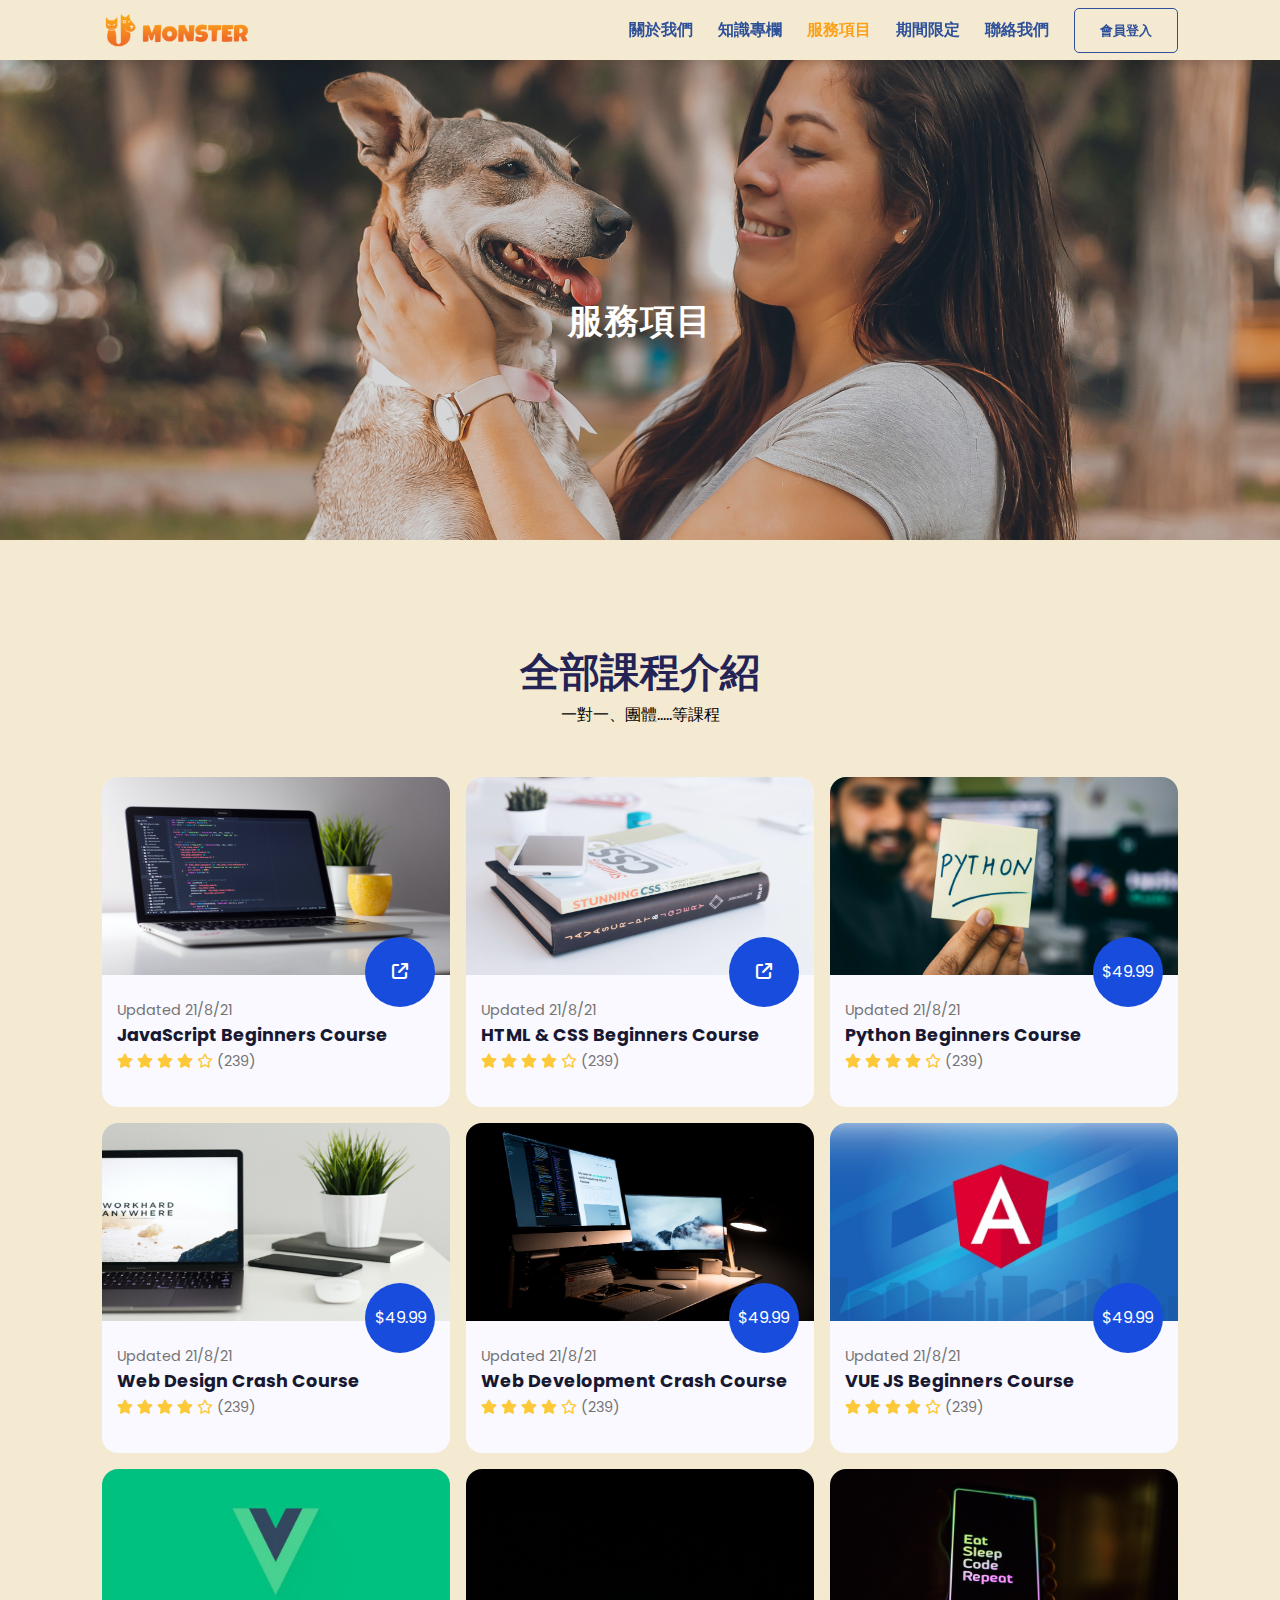
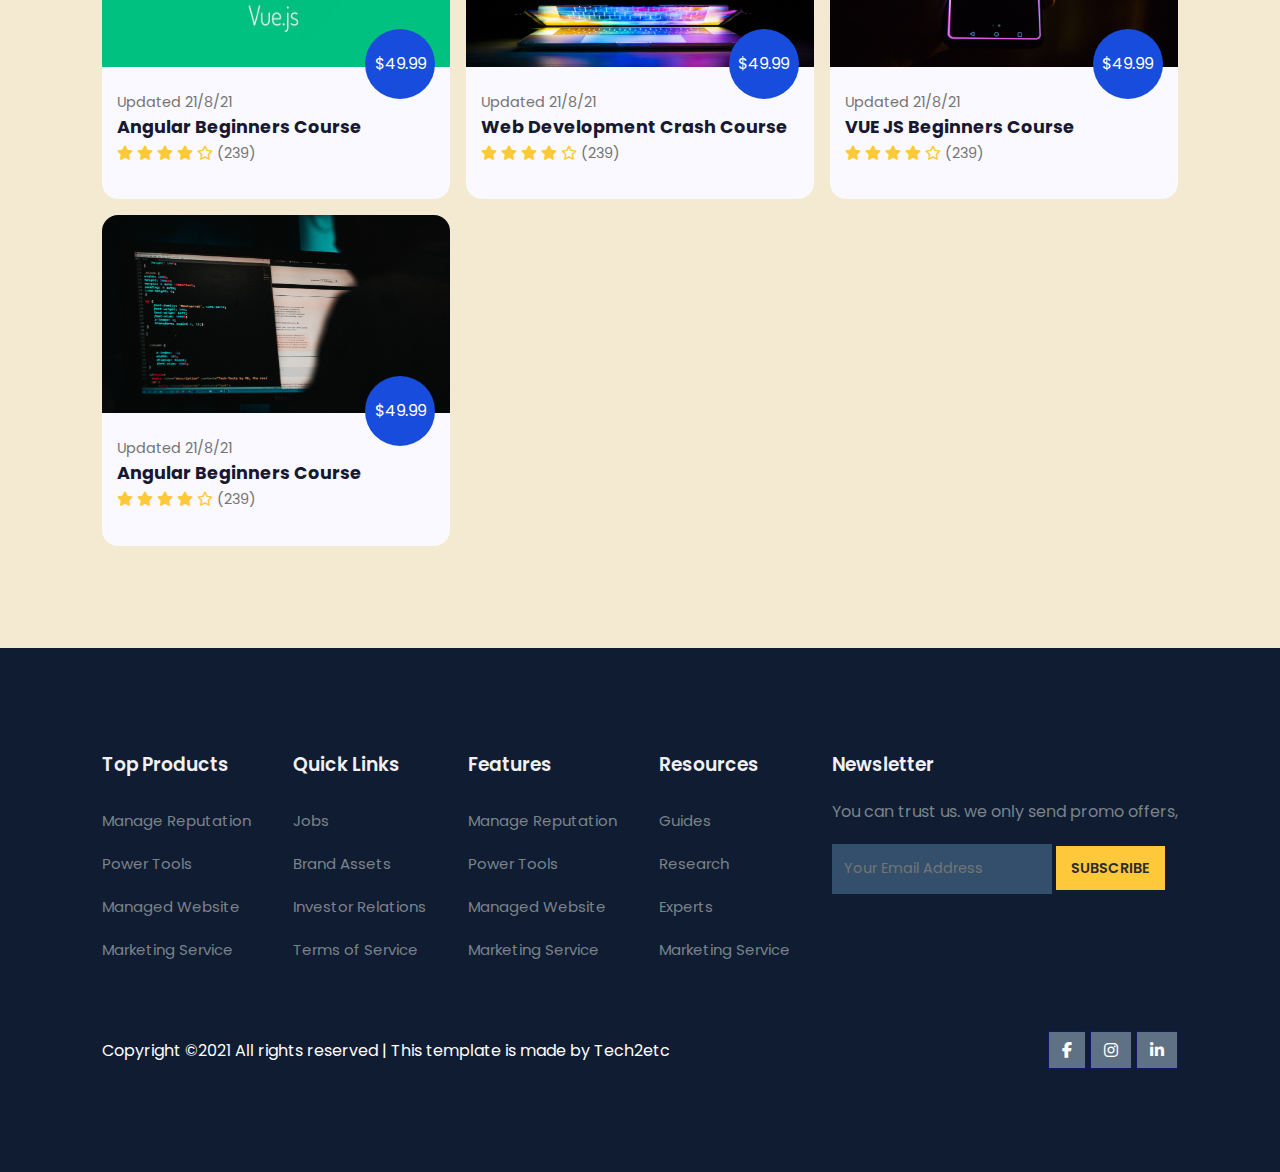
<file: course.html>
<!DOCTYPE html>
<html lang="en">
  <head>
    <meta charset="UTF-8" />
    <meta http-equiv="X-UA-Compatible" content="IE=edge" />
    <meta name="viewport" content="width=device-width, initial-scale=1.0" />
    <title>Document</title>
    <link rel="stylesheet" href="https://cdnjs.cloudflare.com/ajax/libs/font-awesome/6.5.1/css/all.min.css" />

    <link rel="stylesheet" href="style.css" />
    <script src="https://code.jquery.com/jquery-3.6.0.min.js" integrity="sha256-/xUj+3OJU5yExlq6GSYGSHk7tPXikynS7ogEvDej/m4=" crossorigin="anonymous"></script>
  </head>

  <body>
    <nav>
      <img onclick="window.location.href='index.html'" src="images/logo_d.png" alt="" />
      <div class="navigation">
        <ul>
          <i id="menu-close" class="fas fa-times"></i>
          <li><a href="about.html">關於我們</a></li>
          <li><a href="blog.html">知識專欄</a></li>
          <li><a href="#" class="active">服務項目</a></li>
          <li><a href="#">期間限定</a></li>
          <li><a href="contact.html">聯絡我們</a></li>
          <li><a class="blue" href="join.html">會員登入</a></li>
        </ul>
        <img id="menu-btn" src="images/menu.png" alt="" />
      </div>
    </nav>

    <section id="about-home">
      <h2>服務項目</h2>
    </section>

    <section id="course">
      <h1>全部課程介紹</h1>
      <p>一對一、團體.....等課程</p>
      <div class="course-box">
        <div onclick="window.location.href='course-inner.html';" class="courses">
          <img src="images/c1.jpg" alt="" />
          <div class="details">
            <span>Updated 21/8/21</span>
            <h6>JavaScript Beginners Course</h6>
            <div class="star">
              <i class="fas fa-star"></i>
              <i class="fas fa-star"></i>
              <i class="fas fa-star"></i>
              <i class="fas fa-star"></i>
              <i class="far fa-star"></i>
              <span>(239)</span>
            </div>
          </div>
          <a href="course-inner.html"
            ><div class="cost"><i class="fa-solid fa-arrow-up-right-from-square"></i></div
          ></a>
        </div>
        <div class="courses">
          <img src="images/c2.jpg" alt="" />
          <div class="details">
            <span>Updated 21/8/21</span>
            <h6>HTML & CSS Beginners Course</h6>
            <div class="star">
              <i class="fas fa-star"></i>
              <i class="fas fa-star"></i>
              <i class="fas fa-star"></i>
              <i class="fas fa-star"></i>
              <i class="far fa-star"></i>
              <span>(239)</span>
            </div>
          </div>
          <div class="cost"><i class="fa-solid fa-arrow-up-right-from-square"></i></div>
        </div>
        <div class="courses">
          <img src="images/c3.jpg" alt="" />
          <div class="details">
            <span>Updated 21/8/21</span>
            <h6>Python Beginners Course</h6>
            <div class="star">
              <i class="fas fa-star"></i>
              <i class="fas fa-star"></i>
              <i class="fas fa-star"></i>
              <i class="fas fa-star"></i>
              <i class="far fa-star"></i>
              <span>(239)</span>
            </div>
          </div>
          <div class="cost">$49.99</div>
        </div>
        <div class="courses">
          <img src="images/c4.jpg" alt="" />
          <div class="details">
            <span>Updated 21/8/21</span>
            <h6>Web Design Crash Course</h6>
            <div class="star">
              <i class="fas fa-star"></i>
              <i class="fas fa-star"></i>
              <i class="fas fa-star"></i>
              <i class="fas fa-star"></i>
              <i class="far fa-star"></i>
              <span>(239)</span>
            </div>
          </div>
          <div class="cost">$49.99</div>
        </div>
        <div class="courses">
          <img src="images/c5.jpg" alt="" />
          <div class="details">
            <span>Updated 21/8/21</span>
            <h6>Web Development Crash Course</h6>
            <div class="star">
              <i class="fas fa-star"></i>
              <i class="fas fa-star"></i>
              <i class="fas fa-star"></i>
              <i class="fas fa-star"></i>
              <i class="far fa-star"></i>
              <span>(239)</span>
            </div>
          </div>
          <div class="cost">$49.99</div>
        </div>
        <div class="courses">
          <img src="images/c6.jpg" alt="" />
          <div class="details">
            <span>Updated 21/8/21</span>
            <h6>VUE JS Beginners Course</h6>
            <div class="star">
              <i class="fas fa-star"></i>
              <i class="fas fa-star"></i>
              <i class="fas fa-star"></i>
              <i class="fas fa-star"></i>
              <i class="far fa-star"></i>
              <span>(239)</span>
            </div>
          </div>
          <div class="cost">$49.99</div>
        </div>
        <div class="courses">
          <img src="images/c7.jpeg" alt="" />
          <div class="details">
            <span>Updated 21/8/21</span>
            <h6>Angular Beginners Course</h6>
            <div class="star">
              <i class="fas fa-star"></i>
              <i class="fas fa-star"></i>
              <i class="fas fa-star"></i>
              <i class="fas fa-star"></i>
              <i class="far fa-star"></i>
              <span>(239)</span>
            </div>
          </div>
          <div class="cost">$49.99</div>
        </div>
        <div class="courses">
          <img src="images/b3.jpg" alt="" />
          <div class="details">
            <span>Updated 21/8/21</span>
            <h6>Web Development Crash Course</h6>
            <div class="star">
              <i class="fas fa-star"></i>
              <i class="fas fa-star"></i>
              <i class="fas fa-star"></i>
              <i class="fas fa-star"></i>
              <i class="far fa-star"></i>
              <span>(239)</span>
            </div>
          </div>
          <div class="cost">$49.99</div>
        </div>
        <div class="courses">
          <img src="images/b2.jpg" alt="" />
          <div class="details">
            <span>Updated 21/8/21</span>
            <h6>VUE JS Beginners Course</h6>
            <div class="star">
              <i class="fas fa-star"></i>
              <i class="fas fa-star"></i>
              <i class="fas fa-star"></i>
              <i class="fas fa-star"></i>
              <i class="far fa-star"></i>
              <span>(239)</span>
            </div>
          </div>
          <div class="cost">$49.99</div>
        </div>
        <div class="courses">
          <img src="images/b1.jpg" alt="" />
          <div class="details">
            <span>Updated 21/8/21</span>
            <h6>Angular Beginners Course</h6>
            <div class="star">
              <i class="fas fa-star"></i>
              <i class="fas fa-star"></i>
              <i class="fas fa-star"></i>
              <i class="fas fa-star"></i>
              <i class="far fa-star"></i>
              <span>(239)</span>
            </div>
          </div>
          <div class="cost">$49.99</div>
        </div>
      </div>
    </section>

    <footer>
      <div class="footer-col">
        <h3>Top Products</h3>
        <li>Manage Reputation</li>
        <li>Power Tools</li>
        <li>Managed Website</li>
        <li>Marketing Service</li>
      </div>
      <div class="footer-col">
        <h3>Quick Links</h3>
        <li>Jobs</li>
        <li>Brand Assets</li>
        <li>Investor Relations</li>
        <li>Terms of Service</li>
      </div>
      <div class="footer-col">
        <h3>Features</h3>
        <li>Manage Reputation</li>
        <li>Power Tools</li>
        <li>Managed Website</li>
        <li>Marketing Service</li>
      </div>
      <div class="footer-col">
        <h3>Resources</h3>
        <li>Guides</li>
        <li>Research</li>
        <li>Experts</li>
        <li>Marketing Service</li>
      </div>
      <div class="footer-col">
        <h3>Newsletter</h3>
        <p>You can trust us. we only send promo offers,</p>
        <div class="subscribe">
          <input type="text" name="" placeholder="Your Email Address" id="" />
          <a class="yellow" href="#">SUBSCRIBE</a>
        </div>
      </div>
      <div class="copyright">
        <p>Copyright ©2021 All rights reserved | This template is made by Tech2etc</p>
        <div class="pro-link">
          <i class="fab fa-facebook-f"></i>
          <i class="fab fa-instagram"></i>
          <i class="fab fa-linkedin-in"></i>
        </div>
      </div>
    </footer>

    <script>
      $('#menu-btn').click(function () {
        $('nav .navigation ul').addClass('active');
      });
      $('#menu-close').click(function () {
        $('nav .navigation ul').removeClass('active');
      });
    </script>
  </body>
</html>
</file>
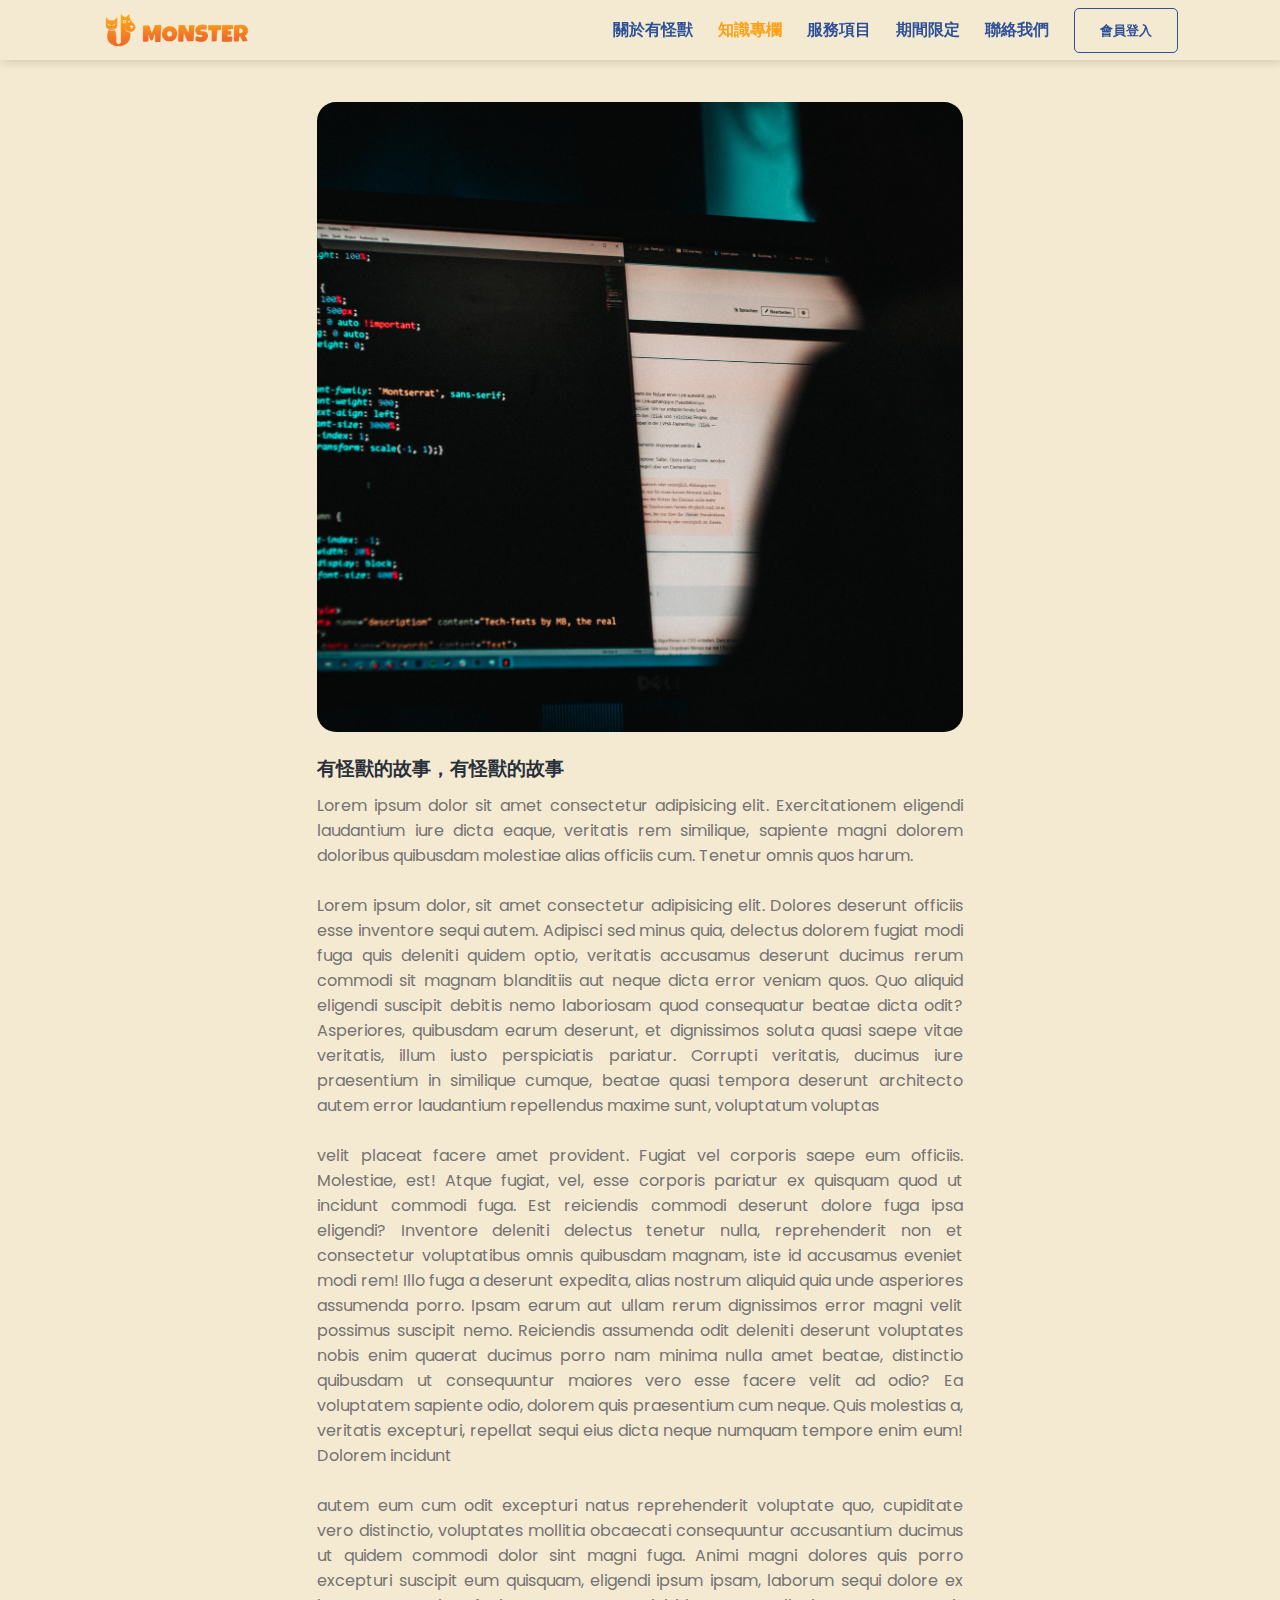
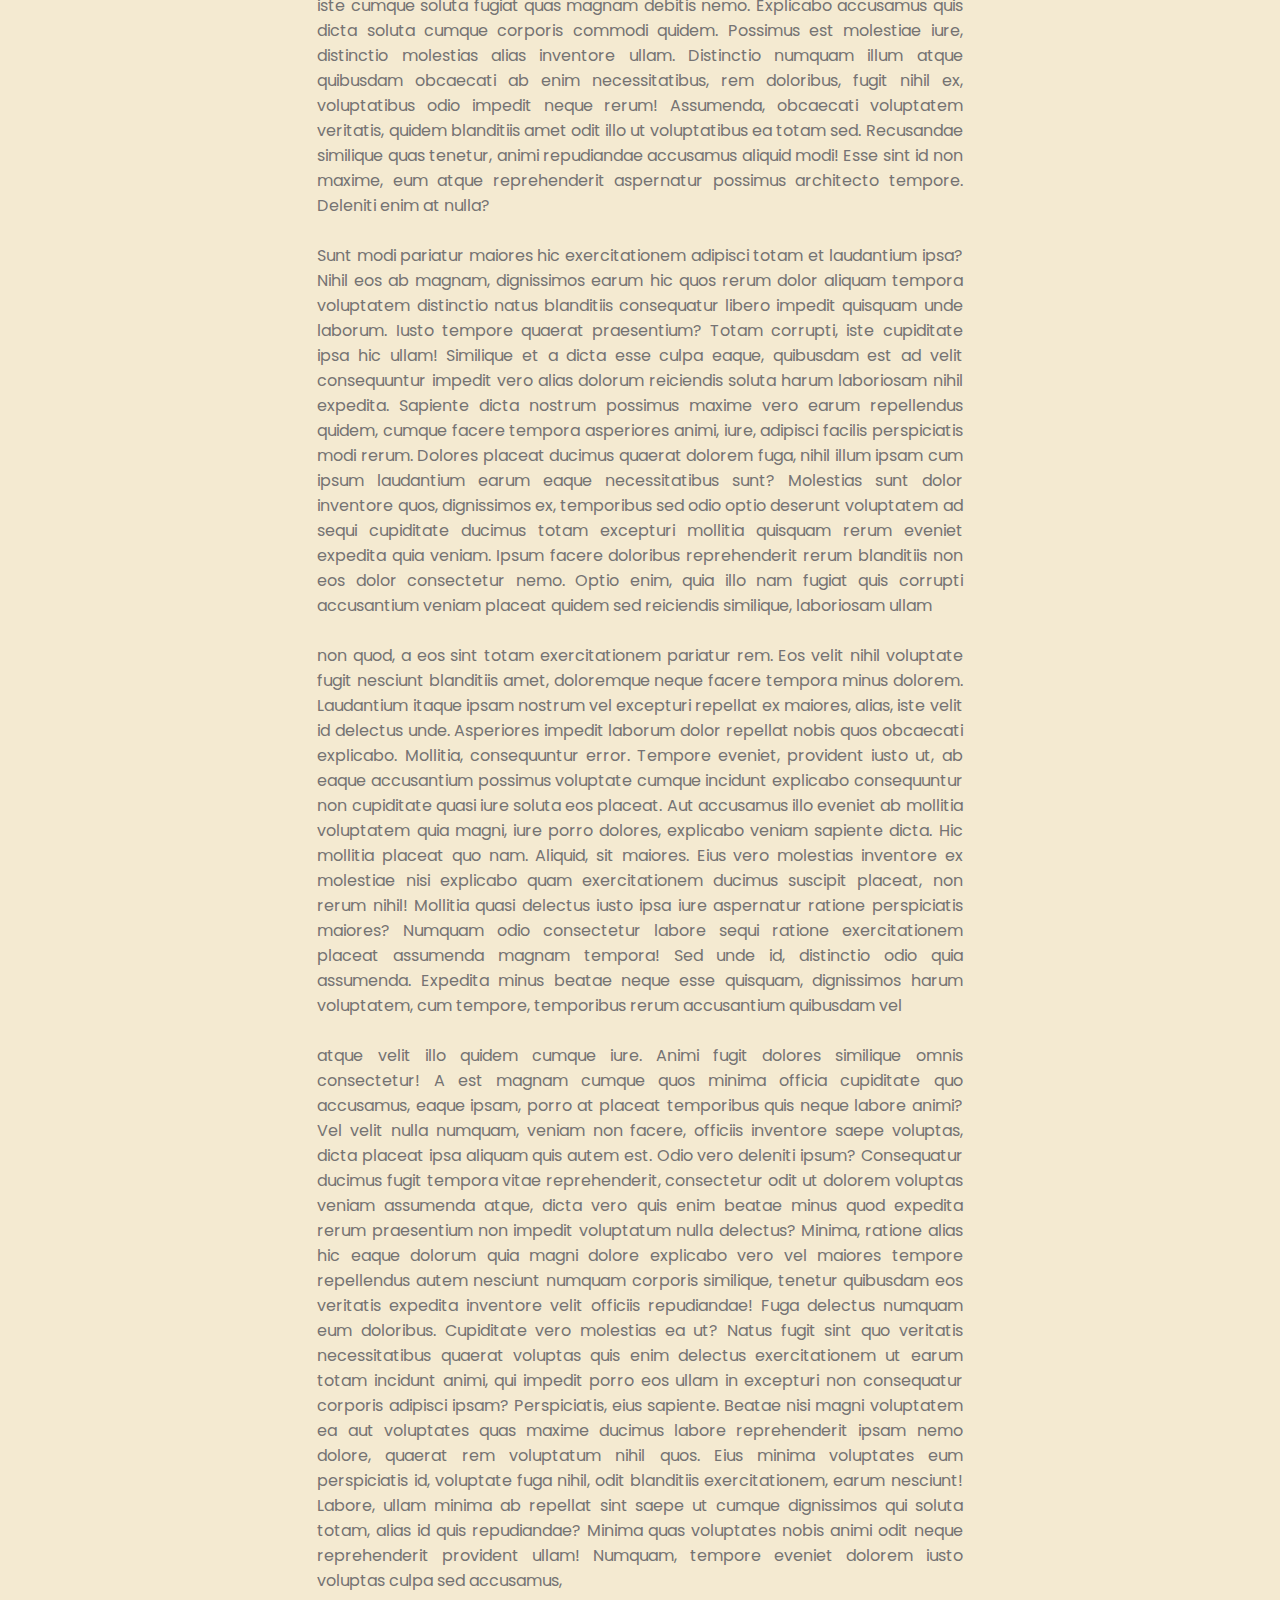
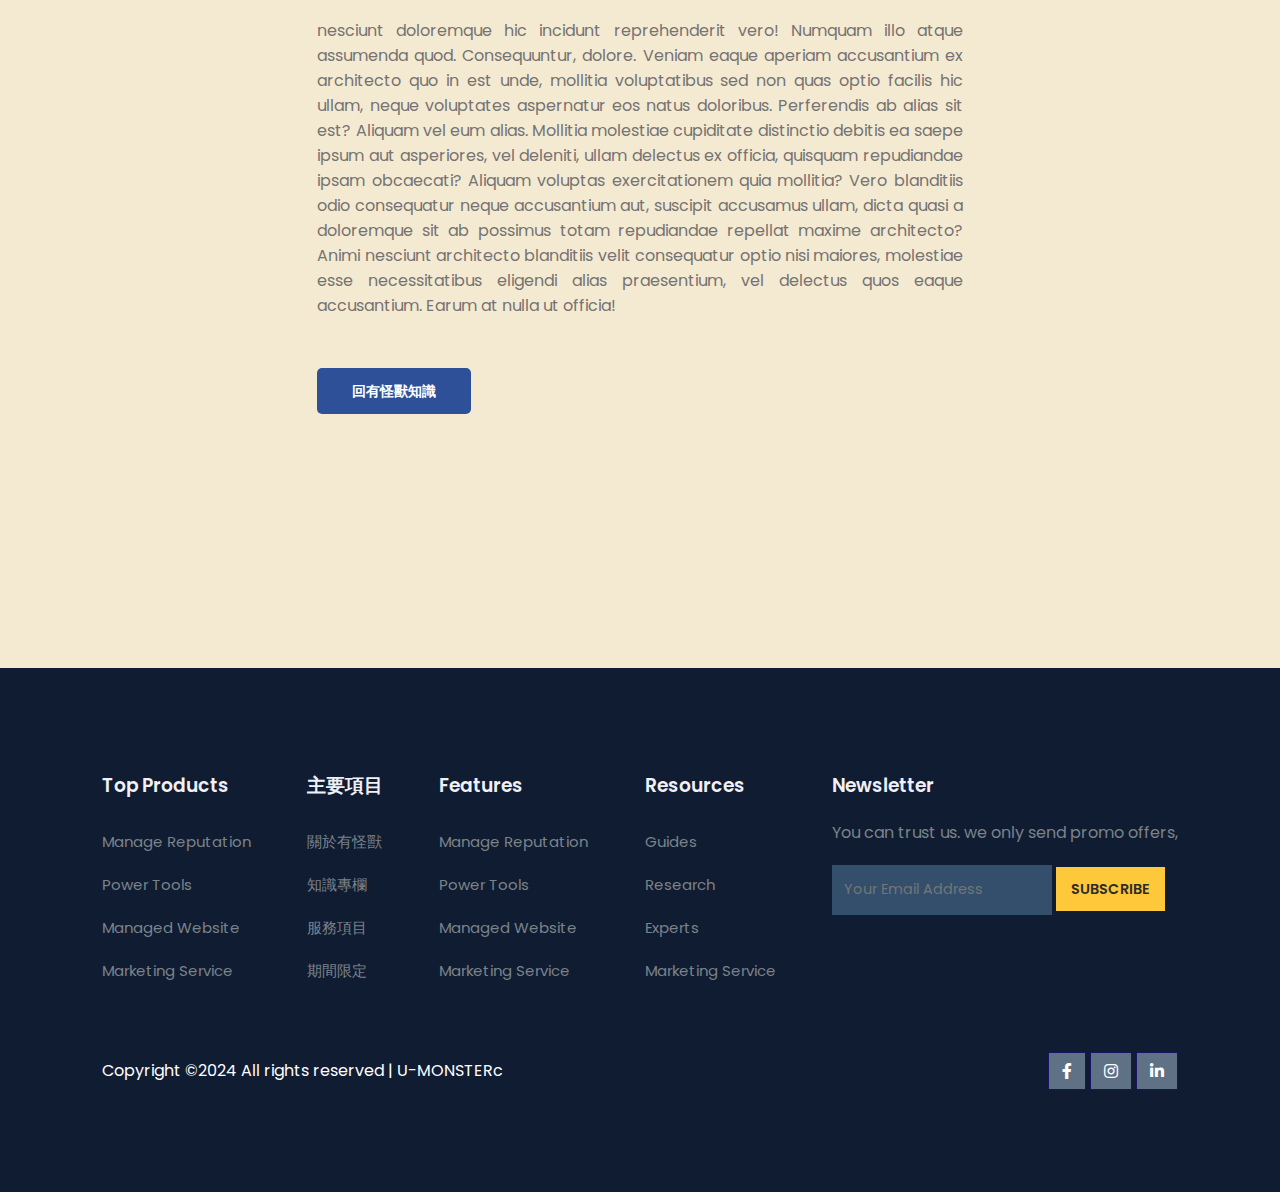
<file: post.html>
<!DOCTYPE html>
<html lang="en">

<head>
    <meta charset="UTF-8" />
    <meta http-equiv="X-UA-Compatible" content="IE=edge" />
    <meta name="viewport" content="width=device-width, initial-scale=1.0" />
    <title>Document</title>
    <link rel="stylesheet" href="https://pro.fontawesome.com/releases/v5.10.0/css/all.css" />

    <link rel="stylesheet" href="style.css" />
    <script src="https://code.jquery.com/jquery-3.6.0.min.js" integrity="sha256-/xUj+3OJU5yExlq6GSYGSHk7tPXikynS7ogEvDej/m4=" crossorigin="anonymous"></script>
</head>

<body>
    <nav>
        <img onclick="window.location.href='index.html'" src="images/logo_d.png" alt="" />
        <div class="navigation">
            <ul>
                <i id="menu-close" class="fas fa-times"></i>
                <li><a href="about.html">關於有怪獸</a></li>
                <li><a href="blog.html" class="active">知識專欄</a></li>
                <li><a href="course.html">服務項目</a></li>
                <li><a href="#">期間限定</a></li>
                <li><a href="contact.html">聯絡我們</a></li>
                <li><a class="blue" href="join.html">會員登入</a></li>
            </ul>
            <img id="menu-btn" src="images/menu.png" alt="" />
        </div>
    </nav>

    <section id="blog-container">
        <div class="blogs postpage">
            <div class="post">
                <img src="images/b1.jpg" alt="" />
                <h3>有怪獸的故事，有怪獸的故事</h3>
                <p>
                    Lorem ipsum dolor sit amet consectetur adipisicing elit. Exercitationem eligendi laudantium iure dicta eaque, veritatis rem similique, sapiente magni dolorem doloribus quibusdam molestiae alias officiis cum. Tenetur omnis quos harum. <br
                    /><br /> Lorem ipsum dolor, sit amet consectetur adipisicing elit. Dolores deserunt officiis esse inventore sequi autem. Adipisci sed minus quia, delectus dolorem fugiat modi fuga quis deleniti quidem optio, veritatis accusamus deserunt
                    ducimus rerum commodi sit magnam blanditiis aut neque dicta error veniam quos. Quo aliquid eligendi suscipit debitis nemo laboriosam quod consequatur beatae dicta odit? Asperiores, quibusdam earum deserunt, et dignissimos soluta quasi
                    saepe vitae veritatis, illum iusto perspiciatis pariatur. Corrupti veritatis, ducimus iure praesentium in similique cumque, beatae quasi tempora deserunt architecto autem error laudantium repellendus maxime sunt, voluptatum voluptas<br
                    /><br /> velit placeat facere amet provident. Fugiat vel corporis saepe eum officiis. Molestiae, est! Atque fugiat, vel, esse corporis pariatur ex quisquam quod ut incidunt commodi fuga. Est reiciendis commodi deserunt dolore fuga
                    ipsa eligendi? Inventore deleniti delectus tenetur nulla, reprehenderit non et consectetur voluptatibus omnis quibusdam magnam, iste id accusamus eveniet modi rem! Illo fuga a deserunt expedita, alias nostrum aliquid quia unde asperiores
                    assumenda porro. Ipsam earum aut ullam rerum dignissimos error magni velit possimus suscipit nemo. Reiciendis assumenda odit deleniti deserunt voluptates nobis enim quaerat ducimus porro nam minima nulla amet beatae, distinctio quibusdam
                    ut consequuntur maiores vero esse facere velit ad odio? Ea voluptatem sapiente odio, dolorem quis praesentium cum neque. Quis molestias a, veritatis excepturi, repellat sequi eius dicta neque numquam tempore enim eum! Dolorem incidunt<br
                    /><br /> autem eum cum odit excepturi natus reprehenderit voluptate quo, cupiditate vero distinctio, voluptates mollitia obcaecati consequuntur accusantium ducimus ut quidem commodi dolor sint magni fuga. Animi magni dolores quis porro
                    excepturi suscipit eum quisquam, eligendi ipsum ipsam, laborum sequi dolore ex iste cumque soluta fugiat quas magnam debitis nemo. Explicabo accusamus quis dicta soluta cumque corporis commodi quidem. Possimus est molestiae iure, distinctio
                    molestias alias inventore ullam. Distinctio numquam illum atque quibusdam obcaecati ab enim necessitatibus, rem doloribus, fugit nihil ex, voluptatibus odio impedit neque rerum! Assumenda, obcaecati voluptatem veritatis, quidem blanditiis
                    amet odit illo ut voluptatibus ea totam sed. Recusandae similique quas tenetur, animi repudiandae accusamus aliquid modi! Esse sint id non maxime, eum atque reprehenderit aspernatur possimus architecto tempore. Deleniti enim at nulla?<br
                    /><br /> Sunt modi pariatur maiores hic exercitationem adipisci totam et laudantium ipsa? Nihil eos ab magnam, dignissimos earum hic quos rerum dolor aliquam tempora voluptatem distinctio natus blanditiis consequatur libero impedit
                    quisquam unde laborum. Iusto tempore quaerat praesentium? Totam corrupti, iste cupiditate ipsa hic ullam! Similique et a dicta esse culpa eaque, quibusdam est ad velit consequuntur impedit vero alias dolorum reiciendis soluta harum
                    laboriosam nihil expedita. Sapiente dicta nostrum possimus maxime vero earum repellendus quidem, cumque facere tempora asperiores animi, iure, adipisci facilis perspiciatis modi rerum. Dolores placeat ducimus quaerat dolorem fuga,
                    nihil illum ipsam cum ipsum laudantium earum eaque necessitatibus sunt? Molestias sunt dolor inventore quos, dignissimos ex, temporibus sed odio optio deserunt voluptatem ad sequi cupiditate ducimus totam excepturi mollitia quisquam
                    rerum eveniet expedita quia veniam. Ipsum facere doloribus reprehenderit rerum blanditiis non eos dolor consectetur nemo. Optio enim, quia illo nam fugiat quis corrupti accusantium veniam placeat quidem sed reiciendis similique, laboriosam
                    ullam
                    <br /><br /> non quod, a eos sint totam exercitationem pariatur rem. Eos velit nihil voluptate fugit nesciunt blanditiis amet, doloremque neque facere tempora minus dolorem. Laudantium itaque ipsam nostrum vel excepturi repellat ex
                    maiores, alias, iste velit id delectus unde. Asperiores impedit laborum dolor repellat nobis quos obcaecati explicabo. Mollitia, consequuntur error. Tempore eveniet, provident iusto ut, ab eaque accusantium possimus voluptate cumque
                    incidunt explicabo consequuntur non cupiditate quasi iure soluta eos placeat. Aut accusamus illo eveniet ab mollitia voluptatem quia magni, iure porro dolores, explicabo veniam sapiente dicta. Hic mollitia placeat quo nam. Aliquid,
                    sit maiores. Eius vero molestias inventore ex molestiae nisi explicabo quam exercitationem ducimus suscipit placeat, non rerum nihil! Mollitia quasi delectus iusto ipsa iure aspernatur ratione perspiciatis maiores? Numquam odio consectetur
                    labore sequi ratione exercitationem placeat assumenda magnam tempora! Sed unde id, distinctio odio quia assumenda. Expedita minus beatae neque esse quisquam, dignissimos harum voluptatem, cum tempore, temporibus rerum accusantium quibusdam
                    vel
                    <br /><br /> atque velit illo quidem cumque iure. Animi fugit dolores similique omnis consectetur! A est magnam cumque quos minima officia cupiditate quo accusamus, eaque ipsam, porro at placeat temporibus quis neque labore animi?
                    Vel velit nulla numquam, veniam non facere, officiis inventore saepe voluptas, dicta placeat ipsa aliquam quis autem est. Odio vero deleniti ipsum? Consequatur ducimus fugit tempora vitae reprehenderit, consectetur odit ut dolorem
                    voluptas veniam assumenda atque, dicta vero quis enim beatae minus quod expedita rerum praesentium non impedit voluptatum nulla delectus? Minima, ratione alias hic eaque dolorum quia magni dolore explicabo vero vel maiores tempore
                    repellendus autem nesciunt numquam corporis similique, tenetur quibusdam eos veritatis expedita inventore velit officiis repudiandae! Fuga delectus numquam eum doloribus. Cupiditate vero molestias ea ut? Natus fugit sint quo veritatis
                    necessitatibus quaerat voluptas quis enim delectus exercitationem ut earum totam incidunt animi, qui impedit porro eos ullam in excepturi non consequatur corporis adipisci ipsam? Perspiciatis, eius sapiente. Beatae nisi magni voluptatem
                    ea aut voluptates quas maxime ducimus labore reprehenderit ipsam nemo dolore, quaerat rem voluptatum nihil quos. Eius minima voluptates eum perspiciatis id, voluptate fuga nihil, odit blanditiis exercitationem, earum nesciunt! Labore,
                    ullam minima ab repellat sint saepe ut cumque dignissimos qui soluta totam, alias id quis repudiandae? Minima quas voluptates nobis animi odit neque reprehenderit provident ullam! Numquam, tempore eveniet dolorem iusto voluptas culpa
                    sed accusamus,<br /><br /> nesciunt doloremque hic incidunt reprehenderit vero! Numquam illo atque assumenda quod. Consequuntur, dolore. Veniam eaque aperiam accusantium ex architecto quo in est unde, mollitia voluptatibus sed non
                    quas optio facilis hic ullam, neque voluptates aspernatur eos natus doloribus. Perferendis ab alias sit est? Aliquam vel eum alias. Mollitia molestiae cupiditate distinctio debitis ea saepe ipsum aut asperiores, vel deleniti, ullam
                    delectus ex officia, quisquam repudiandae ipsam obcaecati? Aliquam voluptas exercitationem quia mollitia? Vero blanditiis odio consequatur neque accusantium aut, suscipit accusamus ullam, dicta quasi a doloremque sit ab possimus totam
                    repudiandae repellat maxime architecto? Animi nesciunt architecto blanditiis velit consequatur optio nisi maiores, molestiae esse necessitatibus eligendi alias praesentium, vel delectus quos eaque accusantium. Earum at nulla ut officia!
                </p>
                <a class="blue" href="blog.html">回有怪獸知識</a>
            </div>
        </div>
    </section>

    <footer>
        <div class="footer-col">
            <h3>Top Products</h3>
            <li>Manage Reputation</li>
            <li>Power Tools</li>
            <li>Managed Website</li>
            <li>Marketing Service</li>
        </div>
        <div class="footer-col">
            <h3>主要項目</h3>
            <li>關於有怪獸</li>
            <li>知識專欄</li>
            <li>服務項目</li>
            <li>期間限定</li>
        </div>
        <div class="footer-col">
            <h3>Features</h3>
            <li>Manage Reputation</li>
            <li>Power Tools</li>
            <li>Managed Website</li>
            <li>Marketing Service</li>
        </div>
        <div class="footer-col">
            <h3>Resources</h3>
            <li>Guides</li>
            <li>Research</li>
            <li>Experts</li>
            <li>Marketing Service</li>
        </div>
        <div class="footer-col">
            <h3>Newsletter</h3>
            <p>You can trust us. we only send promo offers,</p>
            <div class="subscribe">
                <input type="text" name="" placeholder="Your Email Address" id="" />
                <a class="yellow" href="#">SUBSCRIBE</a>
            </div>
        </div>
        <div class="copyright">
            <p>Copyright ©2024 All rights reserved | U-MONSTERc</p>
            <div class="pro-link">
                <i class="fab fa-facebook-f"></i>
                <i class="fab fa-instagram"></i>
                <i class="fab fa-linkedin-in"></i>
            </div>
        </div>
    </footer>

    <script>
        $('#menu-btn').click(function() {
            $('nav .navigation ul').addClass('active');
        });
        $('#menu-close').click(function() {
            $('nav .navigation ul').removeClass('active');
        });
    </script>
</body>

</html>
</file>
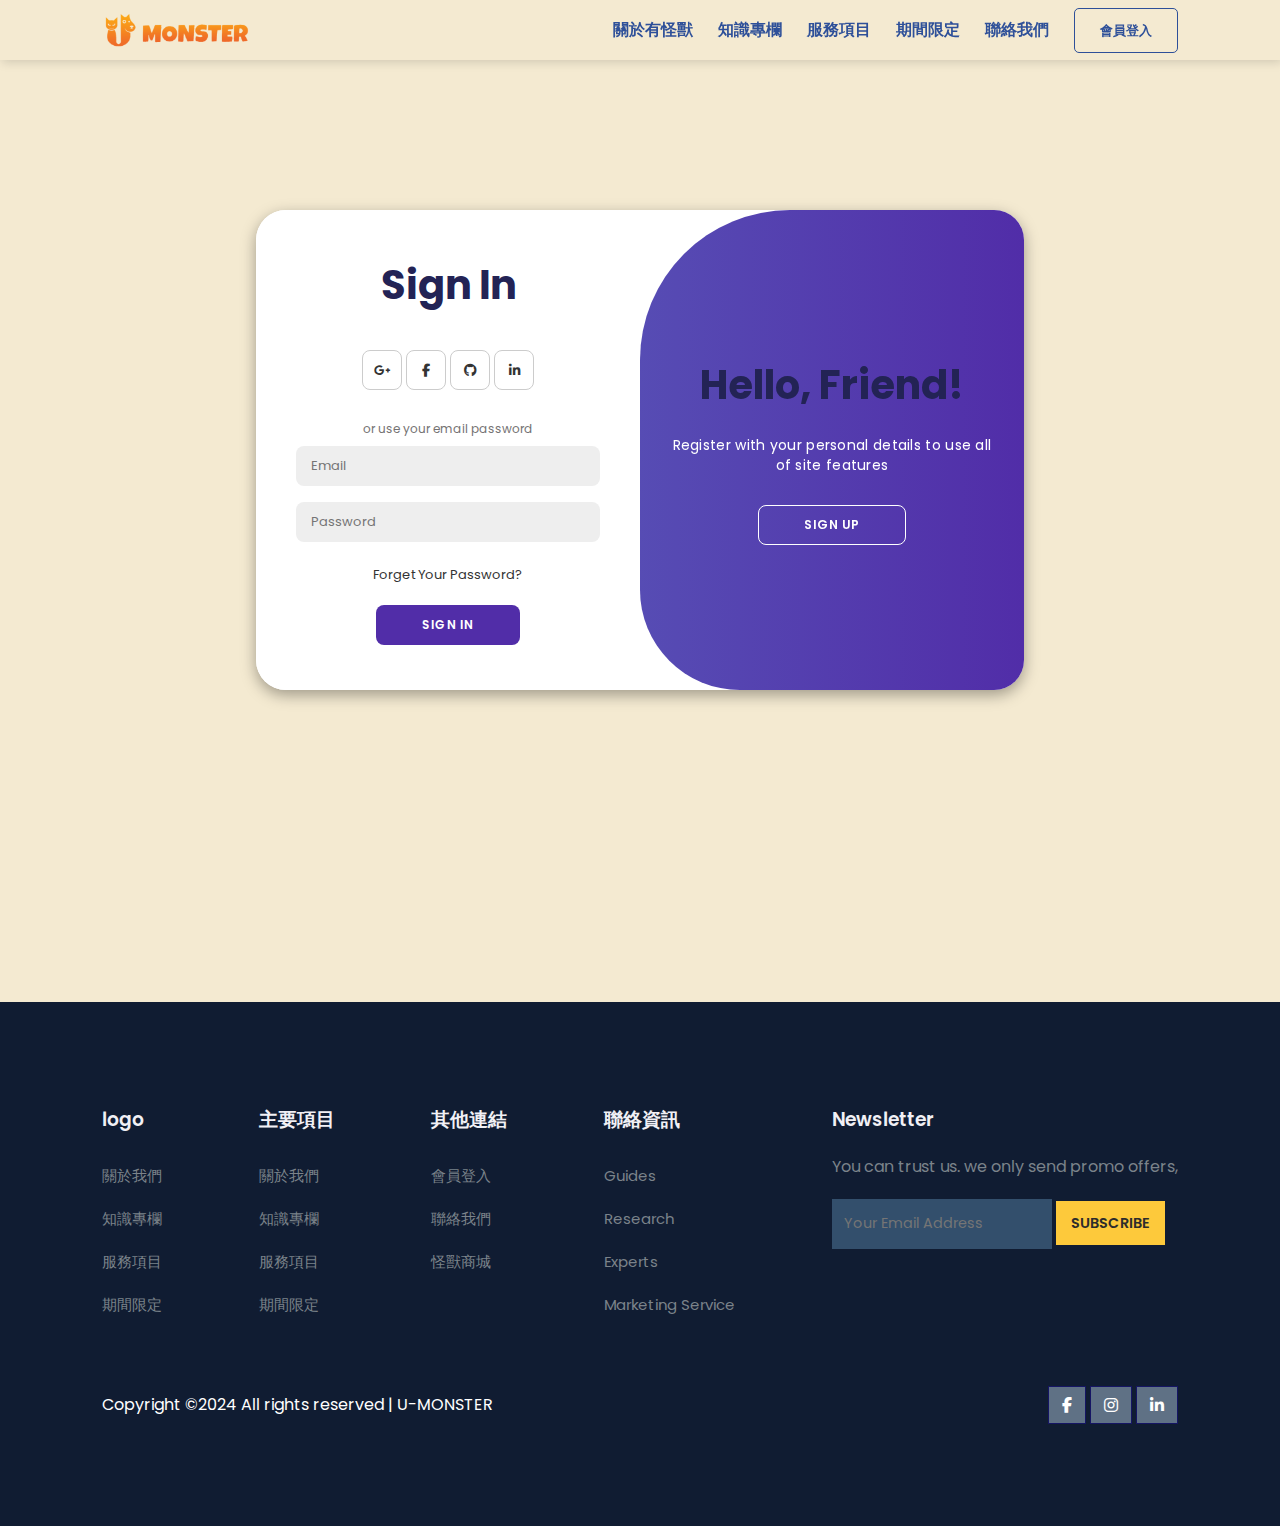
<file: login/login.html>
<!DOCTYPE html>
<html lang="en">

<head>
    <meta charset="UTF-8" />
    <meta http-equiv="X-UA-Compatible" content="IE=edge" />
    <meta name="viewport" content="width=device-width, initial-scale=1.0" />
    <title>U-MONSTER</title>
    <link rel="stylesheet" href="https://cdnjs.cloudflare.com/ajax/libs/font-awesome/6.5.1/css/all.min.css" />

    <link rel="stylesheet" href="../style.css" />
    <script src="https://code.jquery.com/jquery-3.7.1.js" integrity="sha256-eKhayi8LEQwp4NKxN+CfCh+3qOVUtJn3QNZ0TciWLP4=" crossorigin="anonymous"></script>
</head>

<body>
    <nav>
        <img onclick="window.location.href='../index.html'" src="../images/logo_d.png" alt="" />
        <div class="navigation">
            <ul>
                <i id="menu-close" class="fas fa-times"></i>
                <li><a href="about.html">關於有怪獸</a></li>
                <li><a href="blog.html">知識專欄</a></li>
                <li><a href="course.html">服務項目</a></li>
                <li><a href="#">期間限定</a></li>
                <li><a href="contact.html">聯絡我們</a></li>
                <li class="dropdown">
                    <a class="blue">會員登入</a>
                    <div class="dropdown-content">
                        <a href="#">選項 1</a>
                        <a href="#">選項 2</a>
                        <a href="#">選項 3</a>
                    </div>
                </li>
            </ul>
            <img id="menu-btn" src="../images/menu.png" alt="" />
        </div>
    </nav>

    <div class="group">
        <div class="form" id="form">
            <div class="form-container sign-up">
                <form>
                    <h1>Create Account</h1>
                    <div class="social-icons">
                        <a href="#" class="icon"><i class="fa-brands fa-google-plus-g"></i></a>
                        <a href="#" class="icon"><i class="fa-brands fa-facebook-f"></i></a>
                        <a href="#" class="icon"><i class="fa-brands fa-github"></i></a>
                        <a href="#" class="icon"><i class="fa-brands fa-linkedin-in"></i></a>
                    </div>
                    <span>or use your email for registeration</span>
                    <input type="text" placeholder="Name">
                    <input type="email" placeholder="Email">
                    <input type="password" placeholder="Password">
                    <button>Sign Up</button>
                </form>
            </div>
            <div class="form-container sign-in">
                <form>
                    <h1>Sign In</h1>
                    <div class="social-icons">
                        <a href="#" class="icon"><i class="fa-brands fa-google-plus-g"></i></a>
                        <a href="#" class="icon"><i class="fa-brands fa-facebook-f"></i></a>
                        <a href="#" class="icon"><i class="fa-brands fa-github"></i></a>
                        <a href="#" class="icon"><i class="fa-brands fa-linkedin-in"></i></a>
                    </div>
                    <span>or use your email password</span>
                    <input type="email" placeholder="Email">
                    <input type="password" placeholder="Password">
                    <a href="#">Forget Your Password?</a>
                    <button>Sign In</button>
                </form>
            </div>
            <div class="toggle-container">
                <div class="toggle">
                    <div class="toggle-panel toggle-left">
                        <h1>Welcome Back!</h1>
                        <p>Enter your personal details to use all of site features</p>
                        <button class="hidden" id="login">Sign In</button>
                    </div>
                    <div class="toggle-panel toggle-right">
                        <h1>Hello, Friend!</h1>
                        <p>Register with your personal details to use all of site features</p>
                        <button class="hidden" id="register">Sign Up</button>
                    </div>
                </div>
            </div>
        </div>
    </div>

    <footer>
        <div class="footer-col">
            <h3>logo</h3>
            <li>關於我們</li>
            <li>知識專欄</li>
            <li>服務項目</li>
            <li>期間限定</li>
        </div>
        <div class="footer-col">
            <h3>主要項目</h3>
            <li>關於我們</li>
            <li>知識專欄</li>
            <li>服務項目</li>
            <li>期間限定</li>
        </div>
        <div class="footer-col">
            <h3>其他連結</h3>
            <li>會員登入</li>
            <li>聯絡我們</li>
            <li>怪獸商城</li>
        </div>
        <div class="footer-col">
            <h3>聯絡資訊</h3>
            <li>Guides</li>
            <li>Research</li>
            <li>Experts</li>
            <li>Marketing Service</li>
        </div>
        <div class="footer-col">
            <h3>Newsletter</h3>
            <p>You can trust us. we only send promo offers,</p>
            <div class="subscribe">
                <input type="text" name="" placeholder="Your Email Address" id="" />
                <a class="yellow" href="#">SUBSCRIBE</a>
            </div>
        </div>
        <div class="copyright">
            <p>Copyright ©2024 All rights reserved | U-MONSTER</p>
            <div class="pro-link">
                <i class="fab fa-facebook-f"></i>
                <i class="fab fa-instagram"></i>
                <i class="fab fa-linkedin-in"></i>
            </div>
        </div>
    </footer>

    <script>
        $('#menu-btn').click(function() {
            $('nav .navigation ul').addClass('active');
        });
        $('#menu-close').click(function() {
            $('nav .navigation ul').removeClass('active');
        });
    </script>
    <script>
        $(document).ready(function() {
            $('.dropdown').click(function() {
                $(this).find('.dropdown-content').toggleClass('show');
            });

            $(window).click(function(event) {
                if (!event.target.matches('.dropdown')) {
                    $('.dropdown-content').removeClass('show');
                }
            });
        });
    </script>

    <script src="/js/script.js"></script>
</body>

</html>
</file>
<file: style.css>
@import url('https://fonts.googleapis.com/css2?family=Poppins:wght@100;200;300;400;500;600;700;800;900&display=swap');
* {
  margin: 0;
  padding: 0;
  box-sizing: border-box;
  font-family: 'Poppins', sans-serif;
}

body {
  font-family: 'Poppins', sans-serif;
  background-color: #f4ead1;
  /* background-image: url("images/back9.jpg");
    background-size: 100%;
    background-position: center;
    background-repeat: no-repeat; */
  /* width: 100%;
    height: 100vh; */
}

h1 {
  font-size: 2.5rem;
  font-weight: 700;
  color: rgb(35, 35, 85);
}

span {
  font-size: 0.9rem;
  color: #757373;
}

h6 {
  font-size: 1.1rem;
  color: rgb(24, 24, 49);
}

nav {
  position: fixed;
  width: 100%;
  display: flex;
  flex-direction: row;
  justify-content: space-between;
  align-items: center;
  padding: 1vw 8vw;
  background: #f4ead1;
  box-shadow: 2px 2px 10px rgba(0, 0, 0, 0.15);
  z-index: 999;
}

nav img {
  width: 150px;
  cursor: pointer;
}

nav .navigation {
  display: flex;
}

nav .navigation ul {
  display: flex;
  justify-content: flex-end;
  align-items: center;
}

nav .navigation ul li {
  list-style: none;
  margin-left: 25px;
}

nav .navigation ul li a {
  text-decoration: none;
  color: #2e5099;
  font-size: 16px;
  font-weight: 700;
  transition: 0.3s ease;
}

nav .navigation ul li a:hover,
nav .navigation ul li a.active {
  color: #fca017;
}

nav .navigation ul li a.blue {
  font-size: 0.8rem;
  padding: 13px 25px;
  border-radius: 5px;
  outline: none;
  border: none;
  font-weight: 700;
  cursor: pointer;
  color: #2e5099;
  border: 1px solid #2e5099;
  /* background: rgb(50, 50, 136); */
}

nav .navigation ul li a.blue:hover {
  box-shadow: 2px 2px 11px rgba(0, 0, 0, 0.1);
}

#menu-btn {
  width: 30px;
  height: 30px;
  display: none;
}

#menu-btn img {
  width: 100%;
  height: 100%;
  background-size: cover;
  background-position: center;
}

#menu-close {
  display: none;
}

#home {
  background-image: url('images/bg-2.jpg');
  background-color: hsla(15, 0%, 40%, 0.7);
  background-blend-mode: overlay;
  background-repeat: no-repeat;
  background-size: cover;
  background-position: center;
  display: flex;
  flex-direction: column;
  justify-content: center;
  align-items: center;
  text-align: center;
  padding-top: 40px;
  width: 100%;
  height: 100vh;
}

#home h2 {
  color: #fff;
  font-size: 2.6rem;
  letter-spacing: 1px;
}

#home p {
  width: 50%;
  color: #fff;
  font-size: 0.9rem;
  line-height: 25px;
}

#home .btn {
  margin-top: 30px;
}

#home a {
  text-decoration: none;
  font-size: 0.9rem;
  padding: 13px 35px;
  background: #fff;
  border-radius: 5px;
  font-weight: 600;
  transition: 0.3s ease;
}

#home a.blue {
  text-decoration: none;
  font-size: 0.9rem;
  color: #fff;
  background: rgb(21, 21, 100);
}

#home a.blue:hover {
  background: #f7f3e9;
  color: rgb(21, 21, 100);
}

#home a.yellow {
  text-decoration: none;
  font-size: 0.9rem;
  color: #fff;
  background: #fdc93b;
}

#home a.yellow:hover {
  background: #f7f3e9;
  color: rgb(21, 21, 100);
}

#features {
  padding: 5vw 14vw 0 14vw;
  text-align: center;
}

#features .fea-base {
  display: flex; /* 將 display 改為 flex */
  flex-direction: column; /* 將排列方式改為 column */
  align-items: center; /* 置中 */
  margin-top: 2rem; /* 清除頂部間距 */
}

#features .fea-box {
  background: #f9f9ff;
  padding: 2rem;
  text-align: start;
  border-radius:25px;
  margin: 0.5rem;
}

#features .fea-box i {
  font-size: 2.3rem;
  color: rgb(44, 44, 80);
}

#features .fea-box h3 {
  font-size: 1.2rem;
  font-weight: 600;
  color: rgb(46, 46, 59);
  padding: 13px 0 7px 0;
}

#features .fea-box p {
  font-size: 1rem;
  font-weight: 400;
  color: rgb(70, 70, 87);
}

#course {
  padding: 8vw 8vw 0 8vw;
  text-align: center;
}

#course .course-box {
  display: grid;
  grid-template-columns: repeat(auto-fit, minmax(320px, 1fr));
  grid-gap: 1rem;
  margin-top: 50px;
}

#course .course-box .courses {
  text-align: start;
  position: relative;
  background: #f9f9ff;
  height: 100%;
  border-radius: 16px;
}

#course .course-box .courses img {
  width: 100%;
  height: 60%;
  background-size: cover;
  background-position: center;
  border-radius: 16px;
  border-bottom-left-radius: 0;
  border-bottom-right-radius: 0;
}

#course .course-box .courses .details {
  padding: 15px 15px 0 15px;
}

#course .course-box .courses .details i {
  color: #fdc93b;
  font-size: 0.9rem;
}

#course .course-box .courses .cost {
  background-color: rgb(23, 76, 221);
  color: #fff;
  line-height: 70px;
  width: 70px;
  height: 70px;
  text-align: center;
  border-radius: 50%;
  position: absolute;
  bottom: 100px;
  right: 15px;
}

/* Registration */

#registration {
  margin-top: 8vw;
  padding: 6vw 8vw 6vw 8vw;
  background-image: linear-gradient(rgba(99, 112, 168, 0.5), rgba(81, 91, 233, 0.5)), url('images/signup.jpg');
  width: 100%;
  height: 100%;
  background-size: cover;
  background-position: center;
  display: flex;
  justify-content: space-between;
  align-items: center;
}

#registration .reminder {
  color: #fff;
}

#registration .reminder h1 {
  color: #fff;
}

#registration .reminder .time {
  display: flex;
  margin-top: 40px;
}

#registration .reminder .time .date {
  text-align: center;
  border-radius: 5px;
  border: 2px solid #fff;
  padding: 13px 33px;
  margin: 0 5px 10px 5px;
  background: rgba(255, 255, 255, 0.25);
  box-shadow: 0 8px 32px 0 rgba(31, 38, 135, 0.37);
  backdrop-filter: blur(4px);
  -webkit-backdrop-filter: blur(4px);
  border-radius: 10px;
  border: 1px solid rgba(255, 255, 255, 0.18);
  font-size: 1.1rem;
  font-weight: 600;
}

#registration .form {
  background: #fff;
  border-radius: 8px;
  display: flex;
  flex-direction: column;
  padding: 40px;
  box-shadow: 0 8px 32px 0 rgba(31, 38, 135, 0.37);
}

#registration .form input {
  margin: 15px 0;
  padding: 15px 10px;
  border: 1px solid rgb(84, 40, 241);
  outline: none;
}

#registration .form input::placeholder {
  color: #413c3c;
  font-size: 0.9rem;
  font-weight: 500;
}

#registration .btn {
  margin-top: 20px;
}

#registration a {
  text-decoration: none;
  font-size: 0.9rem;
  padding: 13px 35px;
  background: #fff;
  border-radius: 5px;
  font-weight: 600;
  transition: 0.3s ease;
}

#registration a.yellow {
  text-decoration: none;
  font-size: 0.9rem;
  color: #fff;
  background: #fdc93b;
}

#registration a.yellow:hover {
  background: #e4e0d6;
  color: rgb(21, 21, 100);
}

#experts {
  padding: 8vw 8vw 0 8vw;
  text-align: center;
}

#experts .expert-box {
  display: grid;
  grid-template-columns: repeat(auto-fit, minmax(250px, 1fr));
  grid-gap: 1rem;
  margin-top: 50px;
}

#experts .expert-box .profile {
  background: #fafaf1;
  padding: 30px 10px;
}

.pro-link {
  margin-top: 10px;
}

.pro-link i {
  padding: 10px 13px;
  border: 1px solid rgb(21, 21, 100);
  cursor: pointer;
  transition: 0.3s ease;
}

.pro-link i:hover {
  background: rgb(21, 21, 100);
  color: #fff;
  border: 1px solid rgb(21, 21, 100);
  cursor: pointer;
}

footer {
  margin-top: 8vw;
  padding: 8vw;
  /* background-color: #002347; */
  background-color: #101c32;
  /* display: grid;
    grid-template-columns: repeat(auto-fit, minmax(270px, 1fr));
    grid-gap: 1rem; */
  display: flex;
  justify-content: space-between;
  align-items: flex-start;
  flex-wrap: wrap;
}

footer .footer-col {
  padding-bottom: 40px;
}

footer h3 {
  color: rgb(241, 240, 245);
  font-weight: 600;
  padding-bottom: 20px;
}

footer li {
  list-style: none;
  color: #7b838a;
  padding: 10px 0;
  font-size: 15px;
  cursor: pointer;
  transition: 0.3s ease;
}

footer li:hover {
  color: rgb(241, 240, 245);
}

footer p {
  color: #7b838a;
}

footer .subscribe {
  margin-top: 20px;
}

footer input {
  width: 220px;
  padding: 15px 12px;
  background: #334f6c;
  border: none;
  outline: none;
  color: #fff;
}

footer input::placeholder {
  font-size: 0.9rem;
}

footer .subscribe a {
  text-decoration: none;
  font-size: 0.9rem;
  padding: 12px 15px;
  background: #fff;
  font-weight: 600;
  transition: 0.3s ease;
}

footer .subscribe a.yellow {
  text-decoration: none;
  font-size: 0.9rem;
  color: #2c2c2c;
  background: #fdc93b;
}

footer .subscribe a.yellow:hover {
  background: #f7f3e9;
  color: rgb(21, 21, 100);
}

footer .copyright {
  margin-top: 20px;
  display: flex;
  justify-content: space-between;
  align-items: center;
  width: 100%;
  flex-wrap: wrap;
}

footer .copyright p {
  color: #fff;
}

footer .pro-link {
  margin-top: 0;
}

footer .pro-link i {
  background: #5f7185;
  color: #fff;
}

footer .pro-link i:hover {
  background: #fdc93b;
  color: #2c2c2c;
}

/* About Section */

#about-home {
  background-image: url('images/a_1.jpg');
  background-color: hsla(15, 0%, 40%, 0.7);
  background-blend-mode: overlay;
  background-repeat: no-repeat;
  background-size: cover;
  background-position: center;
  display: flex;
  justify-content: center;
  align-items: center;
  text-align: center;
  width: 100%;
  height: 60vh;
  padding-top: 100px;
}

#about-home h2 {
  color: #fff;
  font-size: 2.2rem;
  letter-spacing: 1px;
}

#about-container {
  display: flex;
  align-items: center;
  padding: 8vw 8vw 2vw 8vw;
}

#about-container .about-img {
  width: 60%;
  padding-right: 60px;
}

#about-container .about-img img {
  width: 100%;
  border-radius:25px;
}

#about-container .about-text {
  width: 40%;
}

#about-container .about-text h2 {
  color: #29303b;
  padding-bottom: 15px;
}

#about-container .about-text p {
  color: #686f7a;
  font-weight: 300;
}

#about-container .about-text .about-fe {
  display: flex;
  justify-content: space-between;
  align-items: flex-start;
  margin-top: 30px;
}

#about-container .about-text .about-fe img {
  width: 50px;
  background-size: cover;
  background-position: center;
  margin-right: 20px;
}

#about-container .about-text .about-fe .fe-text {
  width: 90%;
}

#about-container .about-text .about-fe .fe-text h5 {
  font-size: 16px;
  color: #29303b;
}

#trust {
  text-align: center;
  padding: 8vw 8vw 0 8vw;
}

#trust .trust-images {
  display: flex;
  flex-direction: row;
  justify-content: space-between;
  align-items: center;
  margin-top: 60px;
}

#trust .trust-images img {
  width: 90px;
  height: auto;
}

/* Blog Section */

#blog-container {
  display: flex;
  align-items: flex-start;
  justify-content: space-between;
  padding: 8vw;
}

#blog-container .blogs {
  width: 60%;
}

#blog-container .blogs .post {
  padding-bottom: 60px;
}

#blog-container .blogs .post img {
  width: 100%;
  border-radius: 19px;
}

#blog-container .blogs .post h3 {
  padding: 15px 0 10px 0;
  color: #29303b;
}

#blog-container .blogs .post p {
  color: #757373;
  padding-bottom: 20px;
  text-align: justify;
}

#blog-container .blogs .post a {
  text-decoration: none;
  font-size: 0.9rem;
  padding: 13px 35px;
  background: #fff;
  border-radius: 5px;
  font-weight: 600;
  transition: 0.3s ease;
}

#blog-container .blogs .post a.blue {
  text-decoration: none;
  font-size: 0.9rem;
  color: #fff;
  background: #2e5099;
}

#blog-container .cate {
  width: 30%;
}

#blog-container .cate h2 {
  padding-bottom: 7px;
}

#blog-container .cate a {
  text-decoration: none;
  color: #757373;
}

#blog-container .cate p {
  padding: 10px 0;
  font-weight: 700;
}

/* Post Section */

#blog-container .postpage {
  width: 60%;
  margin: 0 auto;
}

#blog-container .postpage img {
  width: 100%;
  height: 70vh;
  object-fit: cover;
}

#blog-container .postpage p {
  padding-bottom: 60px !important;
  text-align: justify;
}

/* Course Inner */

#course-inner {
  display: flex;
  justify-content: space-between;
  align-items: flex-start;
  padding: 8vw;
}

#course-inner .overview {
  width: 70%;
}

#course-inner .overview .course-img {
  width: 100%;
  height: 65vh;
  object-fit: cover;
  border-radius: 12px;
  margin-bottom: 20px;
}

#course-inner h3 {
  padding: 35px 0 25px 0;
  color: #29303b;
}

#course-inner p {
  color: #64626e;
}

#course-inner hr {
  height: 1px;
  background: rgba(236, 226, 229, 0.5);
  margin-top: 40px;
}

#course-inner .overview .course-head {
  display: flex;
  align-items: flex-start;
  justify-content: space-between;
}

#course-inner .overview .course-head .c-name {
  width: 70%;
}

#course-inner .overview .course-head h2 {
  color: #29303b;
}

#course-inner .overview .course-head .star {
  margin: 6px 0;
}

#course-inner .overview .course-head i {
  color: #fdc93b;
  font-size: 0.9rem;
}

#course-inner .overview .course-head p {
  font-size: 15px;
}

#course-inner .overview .course-head span {
  padding: 16px 22px 13px;
  border-radius: 5px;
  font-size: 24px;
  font-weight: 700;
  color: #5838fc;
  background: rgba(88, 56, 252, 0.1);
}

#course-inner .learn p {
  font-size: 15px;
  padding-bottom: 15px;
}

#course-inner .learn p i {
  color: #654ce4;
  font-weight: 700;
  margin-right: 20px;
}

#course-inner .tutor {
  display: flex;
  /* margin: 25px 0; */
}

#course-inner .tutor img {
  width: 70px;
  height: 70px;
  border-radius: 50%;
  margin-right: 20px;
}

#course-inner .tutor h5 {
  font-size: 16px;
}

#course-inner .tutor p {
  font-size: 15px;
}

#course-inner .enroll {
  width: 300px;
  padding: 0px 30px 30px 30px;
  border-radius: 11px;
  box-shadow: 0px 20px 40px 0px rgb(11 2 55 / 8%);
}

#course-inner .enroll h3 {
  padding-bottom: 10px;
}

#course-inner .enroll p {
  font-size: 15px;
  color: #64626e;
  margin: 15px 0;
}

#course-inner .enroll p i {
  color: #654ce4;
  font-weight: 500;
  width: 16px;
  height: 16px;
  line-height: 16px;
  margin-right: 18px;
  text-align: center;
}

#course-inner .enroll-btn {
  padding: 25px 0 20px 0;
  margin: auto;
  text-align: center;
}

#course-inner .enroll-btn a.blue {
  text-decoration: none;
  width: 300px;
  font-size: 0.8rem;
  padding: 13px 45px;
  border-radius: 5px;
  font-weight: 600;
  /* color: rgb(21, 21, 100); */
  color: #fff;
  border: 1px solid #412e88;
  background: rgb(50, 50, 136);
}

/* Contact */

#contact {
  display: flex;
  align-items: flex-start;
  justify-content: space-between;
  padding: 8vw;
}

#contact .getin {
  width: 350px;
}

#contact .getin h2 {
  font-size: 30px;
  color: #2c234d;
  font-weight: 800;
  line-height: 0.8;
  margin-bottom: 16px;
}

#contact .getin p {
  color: #686875;
  line-height: 24px;
  border-bottom: 1px solid #e5e4ed;
  margin-bottom: 33px;
  padding-bottom: 25px;
}

#contact .getin .getin-details h3 {
  font-size: 16px;
  line-height: 26px;
  font-weight: 600;
  margin-bottom: 15px;
  color: #2c234d;
}

#contact .getin .getin-details div {
  display: flex;
}

#contact .getin .getin-details .get {
  font-size: 16px;
  line-height: 22px;
  color: #5838fc;
  margin-right: 20px;
}

#contact .getin .getin-details div p {
  font-size: 14px;
  border-bottom: none;
  line-height: 22px;
  margin-bottom: 15px;
}

#contact .getin .getin-details .pro-link i {
  margin-right: 8px;
}

#contact .form {
  width: 60%;
  background: #f7f6fa;
  padding: 40px;
  border-radius: 10px;
}

#contact .form h4 {
  font-size: 24px;
  color: #2c234d;
  line-height: 30px;
  margin-bottom: 8px;
}

#contact .form p {
  color: #686875;
  line-height: 24px;
  padding-bottom: 25px;
}

#contact .form .form-row {
  width: 100%;
  display: flex;
  justify-content: space-between;
}

#contact .form .form-row input {
  width: 48%;
  font-size: 14px;
  font-weight: 400;
  border-radius: 3px;
  border: none;
  background: #fff;
  color: #7e7c87;
  outline: none;
  border: 1px solid transparent;
  padding: 20px 30px;
  margin-bottom: 20px;
}

#contact .form .form-col input,
#contact .form .form-col textarea {
  width: 100%;
  font-size: 14px;
  font-weight: 400;
  border-radius: 3px;
  border: none;
  background: #fff;
  color: #7e7c87;
  outline: none;
  border: 1px solid transparent;
  padding: 20px 30px;
  margin-bottom: 20px;
}

#contact .form button {
  font-size: 0.9rem;
  padding: 13px 25px;
  background: #fff;
  border-radius: 5px;
  outline: none;
  border: none;
  font-weight: 600;
  cursor: pointer;
  color: #fff;
  background: rgb(21, 21, 100);
}

#map {
  width: 100%;
  height: 70vh;
}

#map iframe {
  width: 100%;
  height: 100%;
}

@media (max-width: 769px) {
  nav {
    padding: 15px 20px;
  }
  nav img {
    width: 130px;
  }
  nav .navigation ul {
    width: 230px;
    height: 100vh;
    position: absolute;
    top: 0;
    right: -230px;
    display: flex;
    flex-direction: column;
    justify-content: flex-start;
    align-items: flex-start;
    background: rgba(17, 20, 104, 0.45);
    backdrop-filter: blur(4.5px);
    -webkit-backdrop-filter: blur(4.5px);
    border: 1px solid rgba(255, 255, 255, 0.18);
    z-index: 99999;
    transition: 0.3s ease-in-out;
  }
  nav .navigation ul.active {
    right: 0px;
  }
  #menu-close {
    display: initial;
    font-size: 1.6rem;
    padding: 30px 0px 20px 20px;
    color: #fff;
  }
  nav .navigation ul li {
    padding: 20px 0px 20px 40px;
    margin-left: 0;
  }
  nav .navigation ul li a {
    color: #fff;
  }
  nav .navigation ul li a.blue {
    color: #fff;
    border: 1px solid #fff;
  }
  #menu-btn {
    display: initial;
  }
  #home {
    padding-top: 0px;
    width: 100%;
    height: 100vh;
  }
  #home h2 {
    font-size: 2.1rem;
    line-height: 45px;
  }
  #home p {
    width: 90%;
    color: #fff;
    font-size: 0.9rem;
    line-height: 25px;
  }
  #features {
    padding: 8vw 4vw 0 4vw;
  }
  #course {
    padding: 8vw 4vw 0 4vw;
  }
  #registration {
    margin-top: 8vw;
    padding: 6vw 4vw;
  }
  #registration .reminder .time {
    display: flex;
    flex-wrap: wrap;
  }
  footer .pro-link {
    margin-top: 15px;
  }
  /* About Section */
  #about-container {
    padding: 8vw 4vw 2vw 4vw;
  }
  #about-container .about-img {
    padding-right: 30px;
  }
  #trust .trust-images img {
    width: 50px;
    height: auto;
  }
  /* Blog Section */
  #blog-container {
    padding: 8vw 4vw;
  }
  /* Post Section */
  #blog-container .postpage {
    width: 100%;
    margin-top: 30px;
  }
  #blog-container .postpage img {
    width: 100%;
    height: 50vh;
    object-fit: cover;
  }
  /* Course Inner */
  #course-inner {
    padding: 8vw 4vw;
    flex-direction: column;
  }
  #course-inner .overview {
    width: 100%;
    padding-bottom: 30px;
  }
  #course-inner .overview .course-img {
    width: 100%;
    height: 100%;
  }
  /* Contact */
  #contact {
    padding: 8vw 4vw;
  }
  #contact .getin {
    width: 250px;
  }
}

@media (max-width: 475px) {
  h1 {
    font-size: 2rem;
  }
  #registration {
    margin-top: 8vw;
    padding: 6vw 4vw 6vw 4vw;
    display: flex;
    flex-direction: column;
    justify-content: center;
    align-items: center;
    text-align: center;
  }
  #registration .reminder .time {
    margin-top: 20px;
    justify-content: center;
    align-items: center;
  }
  #registration .form {
    margin-top: 20px;
    width: 100%;
  }
  footer input {
    width: 100%;
    margin-bottom: 15px;
  }
  /* About Section */
  #about-container {
    flex-direction: column-reverse;
  }
  #about-container .about-img {
    width: 100%;
    padding-right: 0px;
  }
  #about-container .about-text {
    width: 100%;
    padding-bottom: 20px;
  }
  #trust {
    text-align: center;
    padding: 8vw 4vw 0 4vw;
  }
  #trust .trust-images {
    display: flex;
    flex-direction: row;
    justify-content: center;
    align-items: center;
    flex-wrap: wrap;
    margin-top: 40px;
  }
  #trust .trust-images img {
    width: 60px;
    margin: 10px 15px;
    height: auto;
  }
  /* Blog Section */
  #blog-container {
    flex-direction: column;
  }
  #blog-container .blogs {
    width: 100%;
  }
  #blog-container .cate {
    width: 100%;
  }
  #blog-container .postpage {
    width: 100%;
    margin-top: 70px;
  }
  /* Course_inner */
  #course-inner .overview .course-head h2 {
    font-size: 22px;
  }
  #course-inner .overview .course-head span {
    font-size: 22px;
  }
  #course-inner .enroll {
    width: 100%;
  }
  /* contact */
  #contact {
    flex-direction: column;
    justify-content: center;
  }
  #contact .form {
    width: 100%;
    padding: 30px 20px;
  }
  #contact .form .form-row {
    flex-direction: column-reverse;
    justify-content: flex-start;
  }
  #contact .form .form-row input {
    width: 100%;
  }
  #contact .getin {
    width: 100%;
    margin-bottom: 60px;
  }
}

/*下拉選單*/

.dropdown {
  position: relative;
  display: inline-block;
}

.dropdown-content {
  display: none;
  position: absolute;
  background-color: #f9f9f9;
  min-width: 120px;
  box-shadow: 0px 8px 16px 0px rgba(0, 0, 0, 0.2);
  z-index: 1;
}

.dropdown-content a {
  color: black;
  padding: 12px 16px;
  text-decoration: none;
  display: block;
}

.dropdown-content a:hover {
  background-color: #f1f1f1;
}

.show {
  display: block;
}

.blue {
  color: blue;
}

/*搜尋文章*/

.search-box {
  display: flex;
  max-width: 400px;
  margin-right: 5px;
}

.search-box input[type='text'] {
  flex-grow: 1;
  padding: 10px;
  border: 2px solid #ccc;
  border-radius: 5px 0 0 5px;
  outline: none;
  font-size: 16px;
}

.search-box button[type='submit'] {
  padding: 10px 15px;
  background-color: #2e5099;
  color: #fff;
  border: none;
  border-radius: 0 5px 5px 0;
  cursor: pointer;
  font-size: 16px;
}

.search-box button[type='submit']:hover {
  background-color: #0056b3;
}








/*123*/

.group {
  display: flex;
    align-items: center;
    justify-content: center;
    flex-direction: column;
    height: 100vh;
}

#form {
  background-color: #fff;
  border-radius: 30px;
  box-shadow: 0 5px 15px rgba(0, 0, 0, 0.35);
  position: relative;
  overflow: hidden;
  width: 768px;
  max-width: 100%;
  min-height: 480px;
}

#form p{
  font-size: 14px;
  line-height: 20px;
  letter-spacing: 0.3px;
  margin: 20px 0;
}

#form span{
  font-size: 12px;
}

#form a{
  color: #333;
  font-size: 13px;
  text-decoration: none;
  margin: 15px 0 10px;
}

#form button{
  background-color: #512da8;
  color: #fff;
  font-size: 12px;
  padding: 10px 45px;
  border: 1px solid transparent;
  border-radius: 8px;
  font-weight: 600;
  letter-spacing: 0.5px;
  text-transform: uppercase;
  margin-top: 10px;
  cursor: pointer;
}

#form button.hidden{
  background-color: transparent;
  border-color: #fff;
}

#form form{
  background-color: #fff;
  display: flex;
  align-items: center;
  justify-content: center;
  flex-direction: column;
  padding: 0 40px;
  height: 100%;
}

#form input{
  background-color: #eee;
  border: none;
  margin: 8px 0;
  padding: 10px 15px;
  font-size: 13px;
  border-radius: 8px;
  width: 100%;
  outline: none;
}

.form-container{
  position: absolute;
  top: 0;
  height: 100%;
  transition: all 0.6s ease-in-out;
}

.sign-in{
  left: 0;
  width: 50%;
  z-index: 2;
}

.container.active .sign-in{
  transform: translateX(100%);
}

.sign-up{
  left: 0;
  width: 50%;
  opacity: 0;
  z-index: 1;
}

.container.active .sign-up{
  transform: translateX(100%);
  opacity: 1;
  z-index: 5;
  animation: move 0.6s;
}

@keyframes move{
  0%, 49.99%{
      opacity: 0;
      z-index: 1;
  }
  50%, 100%{
      opacity: 1;
      z-index: 5;
  }
}

.social-icons{
  margin: 20px 0;
}

.social-icons a{
  border: 1px solid #ccc;
  border-radius: 20%;
  display: inline-flex;
  justify-content: center;
  align-items: center;
  margin: 0 3px;
  width: 40px;
  height: 40px;
}

.toggle-container{
  position: absolute;
  top: 0;
  left: 50%;
  width: 50%;
  height: 100%;
  overflow: hidden;
  transition: all 0.6s ease-in-out;
  border-radius: 150px 0 0 100px;
  z-index: 1000;
}

.container.active .toggle-container{
  transform: translateX(-100%);
  border-radius: 0 150px 100px 0;
}

.toggle{
  background-color: #512da8;
  height: 100%;
  background: linear-gradient(to right, #5c6bc0, #512da8);
  color: #fff;
  position: relative;
  left: -100%;
  height: 100%;
  width: 200%;
  transform: translateX(0);
  transition: all 0.6s ease-in-out;
}

.container.active .toggle{
  transform: translateX(50%);
}

.toggle-panel{
  position: absolute;
  width: 50%;
  height: 100%;
  display: flex;
  align-items: center;
  justify-content: center;
  flex-direction: column;
  padding: 0 30px;
  text-align: center;
  top: 0;
  transform: translateX(0);
  transition: all 0.6s ease-in-out;
}

.toggle-left{
  transform: translateX(-200%);
}

.container.active .toggle-left{
  transform: translateX(0);
}

.toggle-right{
  right: 0;
  transform: translateX(0);
}

.container.active .toggle-right{
  transform: translateX(200%);
}
</file>
